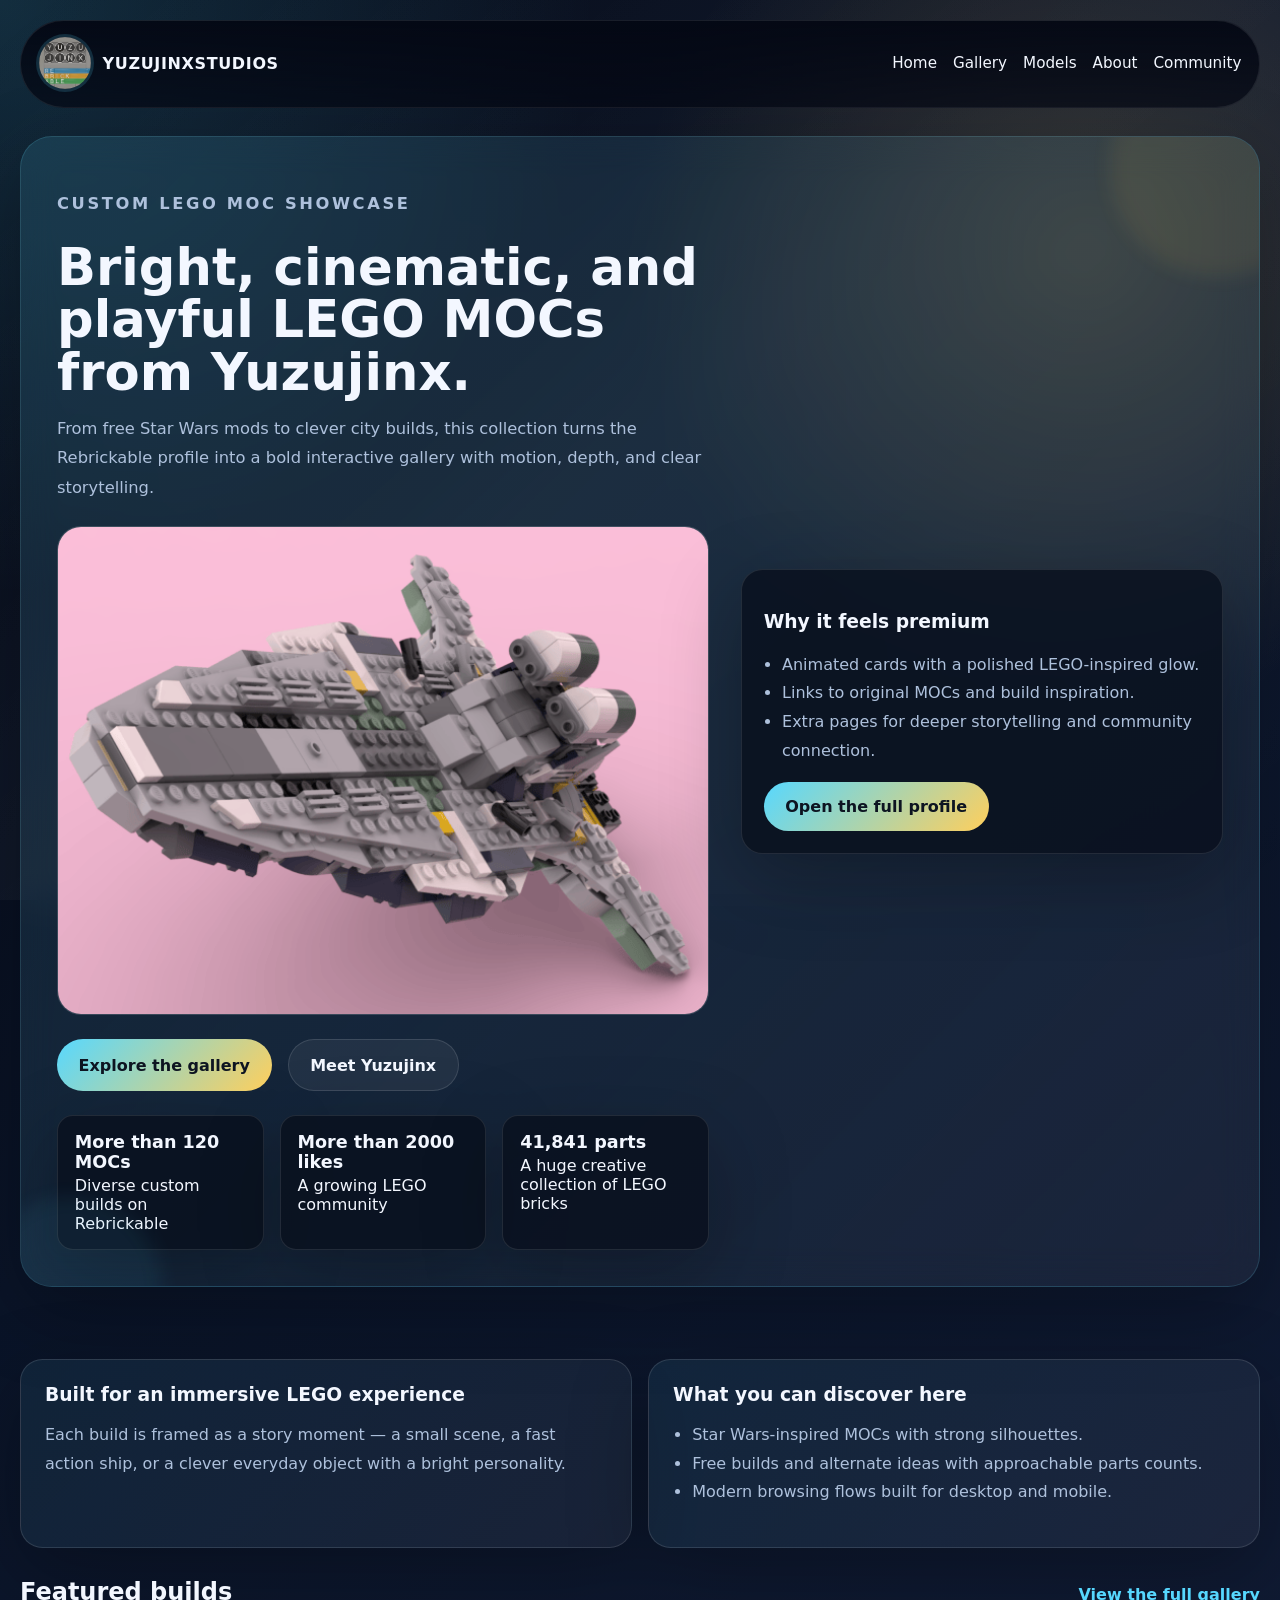
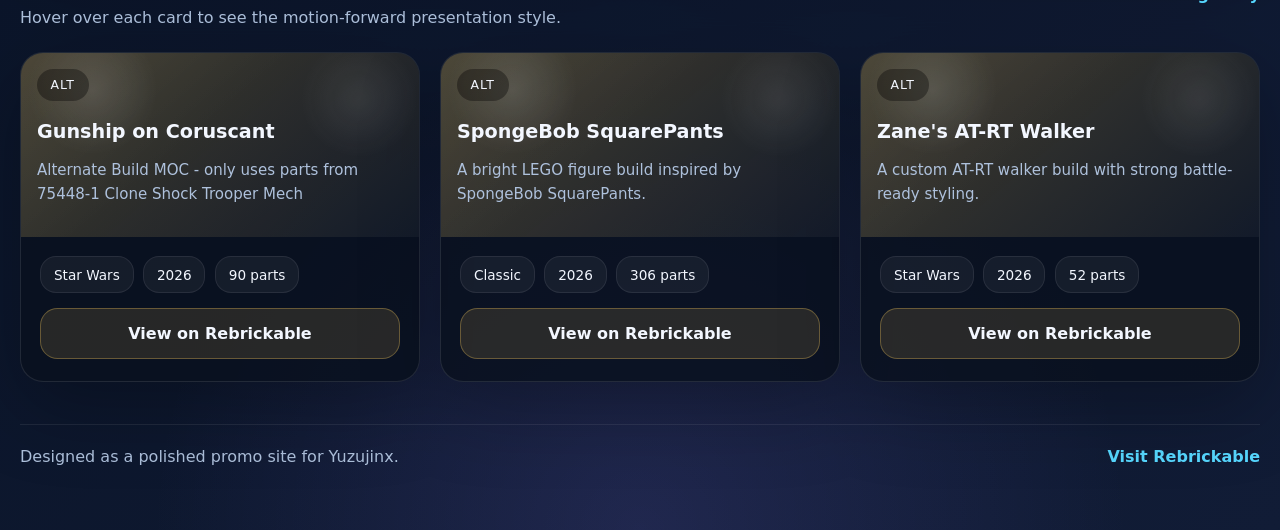
<file: index.html>
<!DOCTYPE html>
<html lang="en">
<head>
  <meta charset="UTF-8">
  <meta name="viewport" content="width=device-width, initial-scale=1.0">
  <title>Yuzujinx LEGO MOC Gallery</title>
  <meta name="description" content="A polished LEGO showcase for Yuzujinx custom MOCs with animated cards, themed sections, and direct Rebrickable links.">
  <link rel="icon" href="rendervsc/griev.png" type="image/png">
  <link rel="stylesheet" href="styles.css">
  <script defer src="script.js"></script>
  <meta name="google-site-verification" content="j_QF5rnoVV8vrIZiAHU12NcXD7gb4oACsAxIJ-usx7w" />
</head>
<body data-featured-limit="3">
  <div class="page-shell">
    <header class="site-header">
      <a class="brand" href="index.html">
        <img src="rendervsc/sitelogo.png" alt="YuzujinxStudios logo" width="52" height="52">
        <strong>YuzujinxStudios</strong>
      </a>
      <nav class="site-nav" aria-label="Primary navigation">
        <a class="nav-link" href="index.html">Home</a>
        <a class="nav-link" href="gallery.html">Gallery</a>
        <a class="nav-link" href="models.html">Models</a>
        <a class="nav-link" href="about.html">About</a>
        <a class="nav-link" href="community.html">Community</a>
      </nav>
    </header>

    <main class="page-main">
      <section class="hero reveal" id="top">
        <div class="hero-grid">
          <div class="hero-copy">
            <p class="eyebrow">Custom LEGO MOC Showcase</p>
            <h1>Bright, cinematic, and playful LEGO MOCs from Yuzujinx.</h1>
            <p>From free Star Wars mods to clever city builds, this collection turns the Rebrickable profile into a bold interactive gallery with motion, depth, and clear storytelling.</p>
            <div class="hero-media reveal">
              <img src="rendervsc/venator%20gif.gif" alt="Animated Venator model preview" class="hero-media-image">
            </div>
            <div class="hero-actions">
              <a class="btn btn-primary" href="gallery.html">Explore the gallery</a>
              <a class="btn btn-secondary" href="about.html">Meet Yuzujinx</a>
            </div>
            <div class="hero-meta">
              <div class="hero-pill">
                <strong>More than 120 MOCs</strong>
                Diverse custom builds on Rebrickable
              </div>
              <div class="hero-pill">
                <strong>More than 2000 likes</strong>
                A growing LEGO community
              </div>
              <div class="hero-pill">
                <strong>41,841 parts</strong>
                A huge creative collection of LEGO bricks
              </div>
            </div>
          </div>
          <div class="hero-card reveal">
            <h3>Why it feels premium</h3>
            <ul>
              <li>Animated cards with a polished LEGO-inspired glow.</li>
              <li>Links to original MOCs and build inspiration.</li>
              <li>Extra pages for deeper storytelling and community connection.</li>
            </ul>
            <a class="btn btn-primary" href="https://rebrickable.com/users/Yuzujinx/mocs/" target="_blank" rel="noopener noreferrer">Open the full profile</a>
          </div>
        </div>
      </section>

      <section class="split-grid reveal">
        <div class="section-panel">
          <h3>Built for an immersive LEGO experience</h3>
          <p>Each build is framed as a story moment — a small scene, a fast action ship, or a clever everyday object with a bright personality.</p>
        </div>
        <div class="section-panel">
          <h3>What you can discover here</h3>
          <ul>
            <li>Star Wars-inspired MOCs with strong silhouettes.</li>
            <li>Free builds and alternate ideas with approachable parts counts.</li>
            <li>Modern browsing flows built for desktop and mobile.</li>
          </ul>
        </div>
      </section>

      <section class="section reveal" id="featured">
        <div class="section-headline">
          <div>
            <h2>Featured builds</h2>
            <p>Hover over each card to see the motion-forward presentation style.</p>
          </div>
          <a class="text-link" href="gallery.html">View the full gallery</a>
        </div>
        <div class="card-grid"></div>
      </section>
    </main>

    <footer class="footer">
      <div>Designed as a polished promo site for Yuzujinx.</div>
      <div><a class="text-link" href="https://rebrickable.com/users/Yuzujinx/mocs/" target="_blank" rel="noopener noreferrer">Visit Rebrickable</a></div>
    </footer>
  </div>
</body>
</html>
</file>
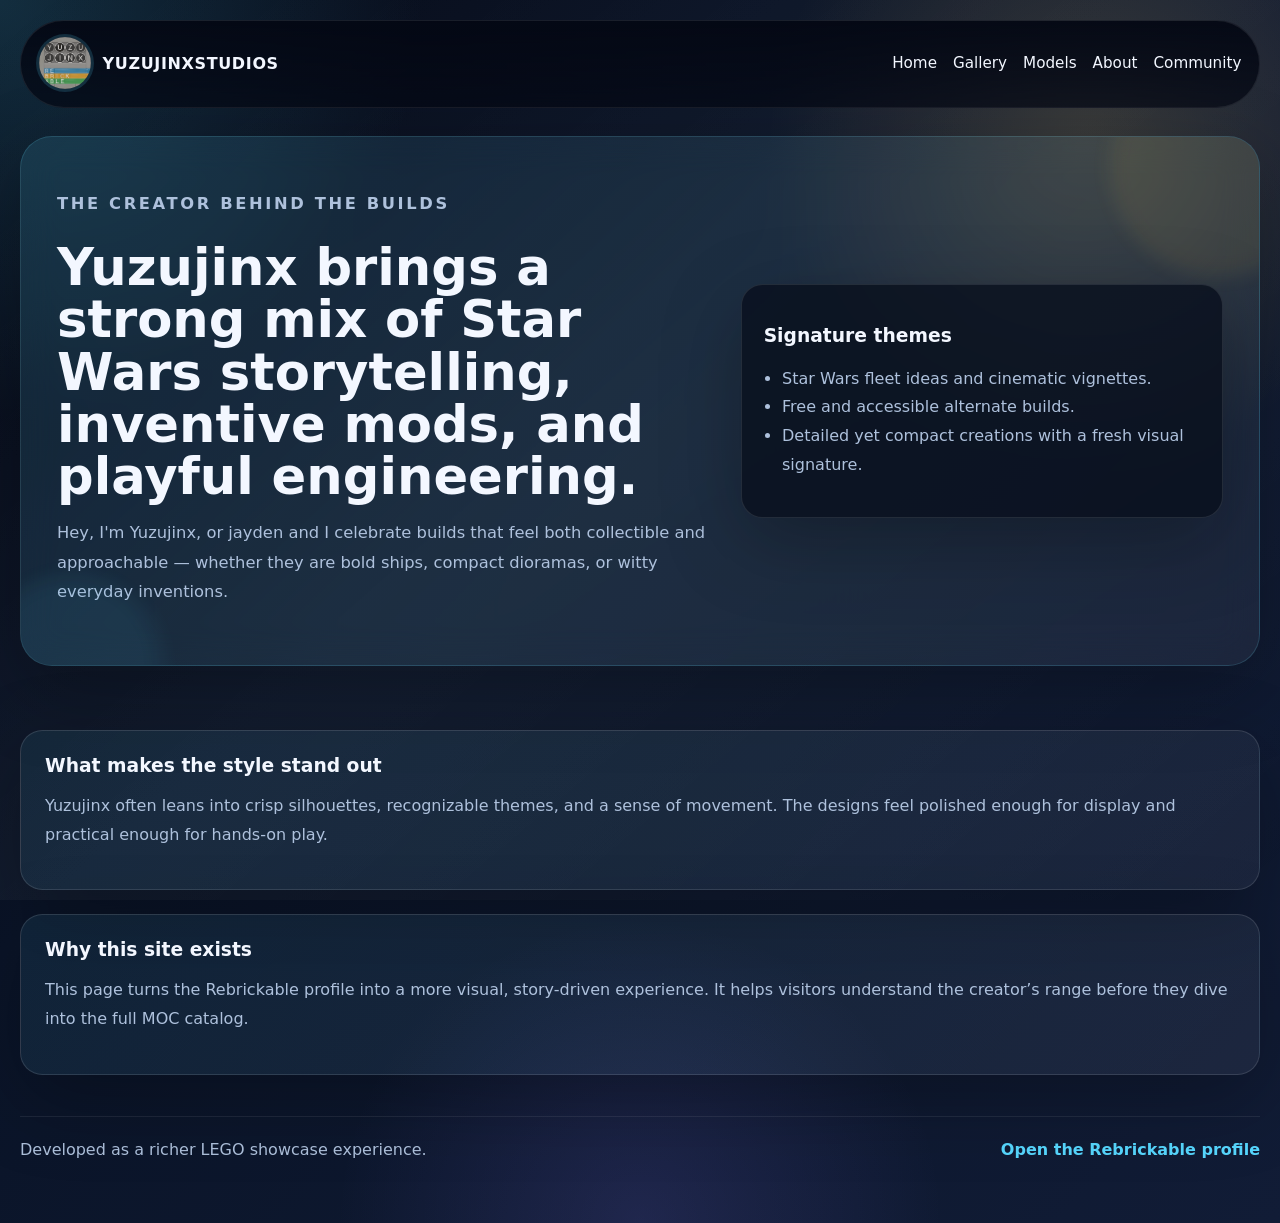
<file: about.html>
<!DOCTYPE html>
<html lang="en">
<head>
  <meta charset="UTF-8">
  <meta name="viewport" content="width=device-width, initial-scale=1.0">
  <title>About Yuzujinx</title>
  <meta name="description" content="Learn more about Yuzujinx and the creative spirit behind the custom LEGO MOCs.">
  <link rel="icon" href="rendervsc/griev.png" type="image/png">
  <link rel="stylesheet" href="styles.css">
  <script defer src="script.js"></script>
</head>
<body>
  <div class="page-shell">
    <header class="site-header">
      <a class="brand" href="index.html">
        <img src="rendervsc/sitelogo.png" alt="YuzujinxStudios logo" width="52" height="52">
        <strong>YuzujinxStudios</strong>
      </a>
      <nav class="site-nav" aria-label="Primary navigation">
        <a class="nav-link" href="index.html">Home</a>
        <a class="nav-link" href="gallery.html">Gallery</a>
        <a class="nav-link" href="models.html">Models</a>
        <a class="nav-link" href="about.html">About</a>
        <a class="nav-link" href="community.html">Community</a>
      </nav>
    </header>

    <main class="page-main">
      <div class="about-grid reveal">
        <section class="hero reveal">
          <div class="hero-grid">
            <div class="hero-copy">
              <p class="eyebrow">The creator behind the builds</p>
              <h1>Yuzujinx brings a strong mix of Star Wars storytelling, inventive mods, and playful engineering.</h1>
              <p>Hey, I'm Yuzujinx, or jayden and I celebrate builds that feel both collectible and approachable — whether they are bold ships, compact dioramas, or witty everyday inventions.</p>
            </div>
            <div class="hero-card reveal">
              <h3>Signature themes</h3>
              <ul>
                <li>Star Wars fleet ideas and cinematic vignettes.</li>
                <li>Free and accessible alternate builds.</li>
                <li>Detailed yet compact creations with a fresh visual signature.</li>
              </ul>
            </div>
          </div>
        </section>

        <div class="section-panel reveal">
          <h3>What makes the style stand out</h3>
          <p>Yuzujinx often leans into crisp silhouettes, recognizable themes, and a sense of movement. The designs feel polished enough for display and practical enough for hands-on play.</p>
        </div>

        <div class="section-panel reveal">
          <h3>Why this site exists</h3>
          <p>This page turns the Rebrickable profile into a more visual, story-driven experience. It helps visitors understand the creator’s range before they dive into the full MOC catalog.</p>
        </div>
      </div>
    </main>

    <footer class="footer">
      <div>Developed as a richer LEGO showcase experience.</div>
      <div><a class="text-link" href="https://rebrickable.com/users/Yuzujinx/mocs/" target="_blank" rel="noopener noreferrer">Open the Rebrickable profile</a></div>
    </footer>
  </div>
</body>
</html>
</file>
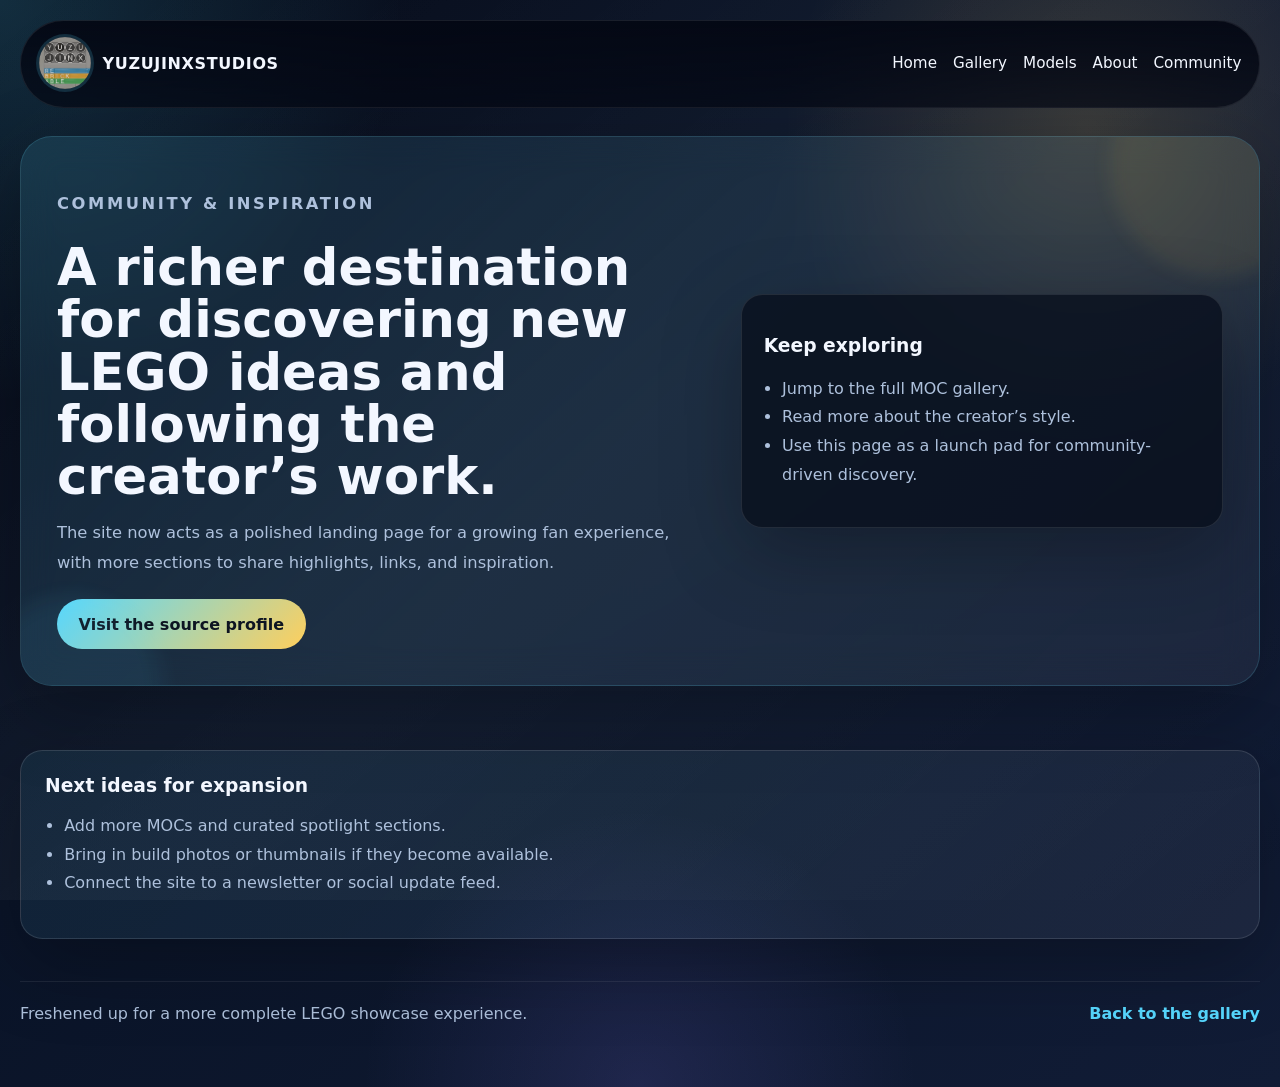
<file: community.html>
<!DOCTYPE html>
<html lang="en">
<head>
  <meta charset="UTF-8">
  <meta name="viewport" content="width=device-width, initial-scale=1.0">
  <title>Yuzujinx Community</title>
  <meta name="description" content="Explore more links and ways to keep up with Yuzujinx’s LEGO MOC community.">
  <link rel="icon" href="rendervsc/griev.png" type="image/png">
  <link rel="stylesheet" href="styles.css">
  <script defer src="script.js"></script>
</head>
<body>
  <div class="page-shell">
    <header class="site-header">
      <a class="brand" href="index.html">
        <img src="rendervsc/sitelogo.png" alt="YuzujinxStudios logo" width="52" height="52">
        <strong>YuzujinxStudios</strong>
      </a>
      <nav class="site-nav" aria-label="Primary navigation">
        <a class="nav-link" href="index.html">Home</a>
        <a class="nav-link" href="gallery.html">Gallery</a>
        <a class="nav-link" href="models.html">Models</a>
        <a class="nav-link" href="about.html">About</a>
        <a class="nav-link" href="community.html">Community</a>
      </nav>
    </header>

    <main class="page-main">
      <div class="community-grid reveal">
        <section class="hero reveal">
          <div class="hero-grid">
            <div class="hero-copy">
              <p class="eyebrow">Community & inspiration</p>
              <h1>A richer destination for discovering new LEGO ideas and following the creator’s work.</h1>
              <p>The site now acts as a polished landing page for a growing fan experience, with more sections to share highlights, links, and inspiration.</p>
              <div class="hero-actions">
                <a class="btn btn-primary" href="https://rebrickable.com/users/Yuzujinx/mocs/" target="_blank" rel="noopener noreferrer">Visit the source profile</a>
              </div>
            </div>
            <div class="hero-card reveal">
              <h3>Keep exploring</h3>
              <ul>
                <li>Jump to the full MOC gallery.</li>
                <li>Read more about the creator’s style.</li>
                <li>Use this page as a launch pad for community-driven discovery.</li>
              </ul>
            </div>
          </div>
        </section>

        <section class="section-panel reveal">
          <h3>Next ideas for expansion</h3>
          <ul>
            <li>Add more MOCs and curated spotlight sections.</li>
            <li>Bring in build photos or thumbnails if they become available.</li>
            <li>Connect the site to a newsletter or social update feed.</li>
          </ul>
        </section>
      </div>
    </main>

    <footer class="footer">
      <div>Freshened up for a more complete LEGO showcase experience.</div>
      <div><a class="text-link" href="gallery.html">Back to the gallery</a></div>
    </footer>
  </div>
</body>
</html>
</file>
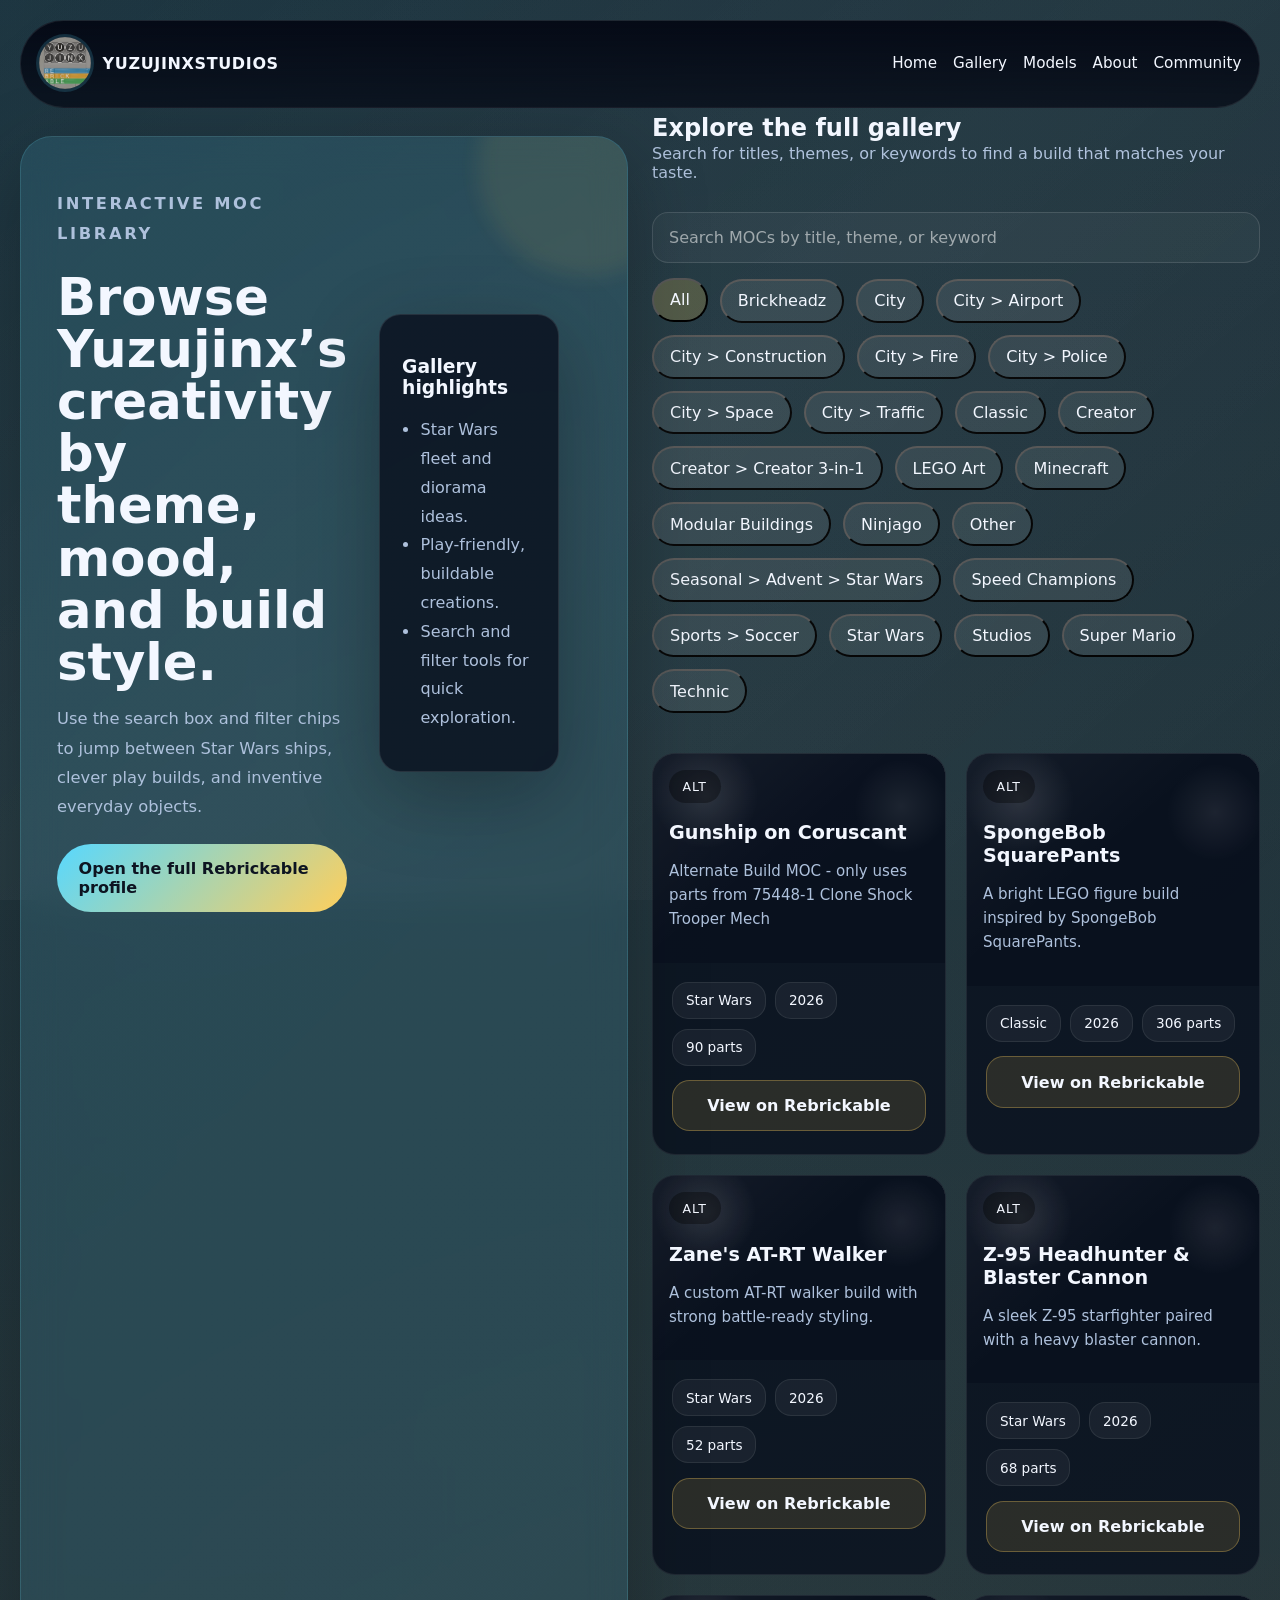
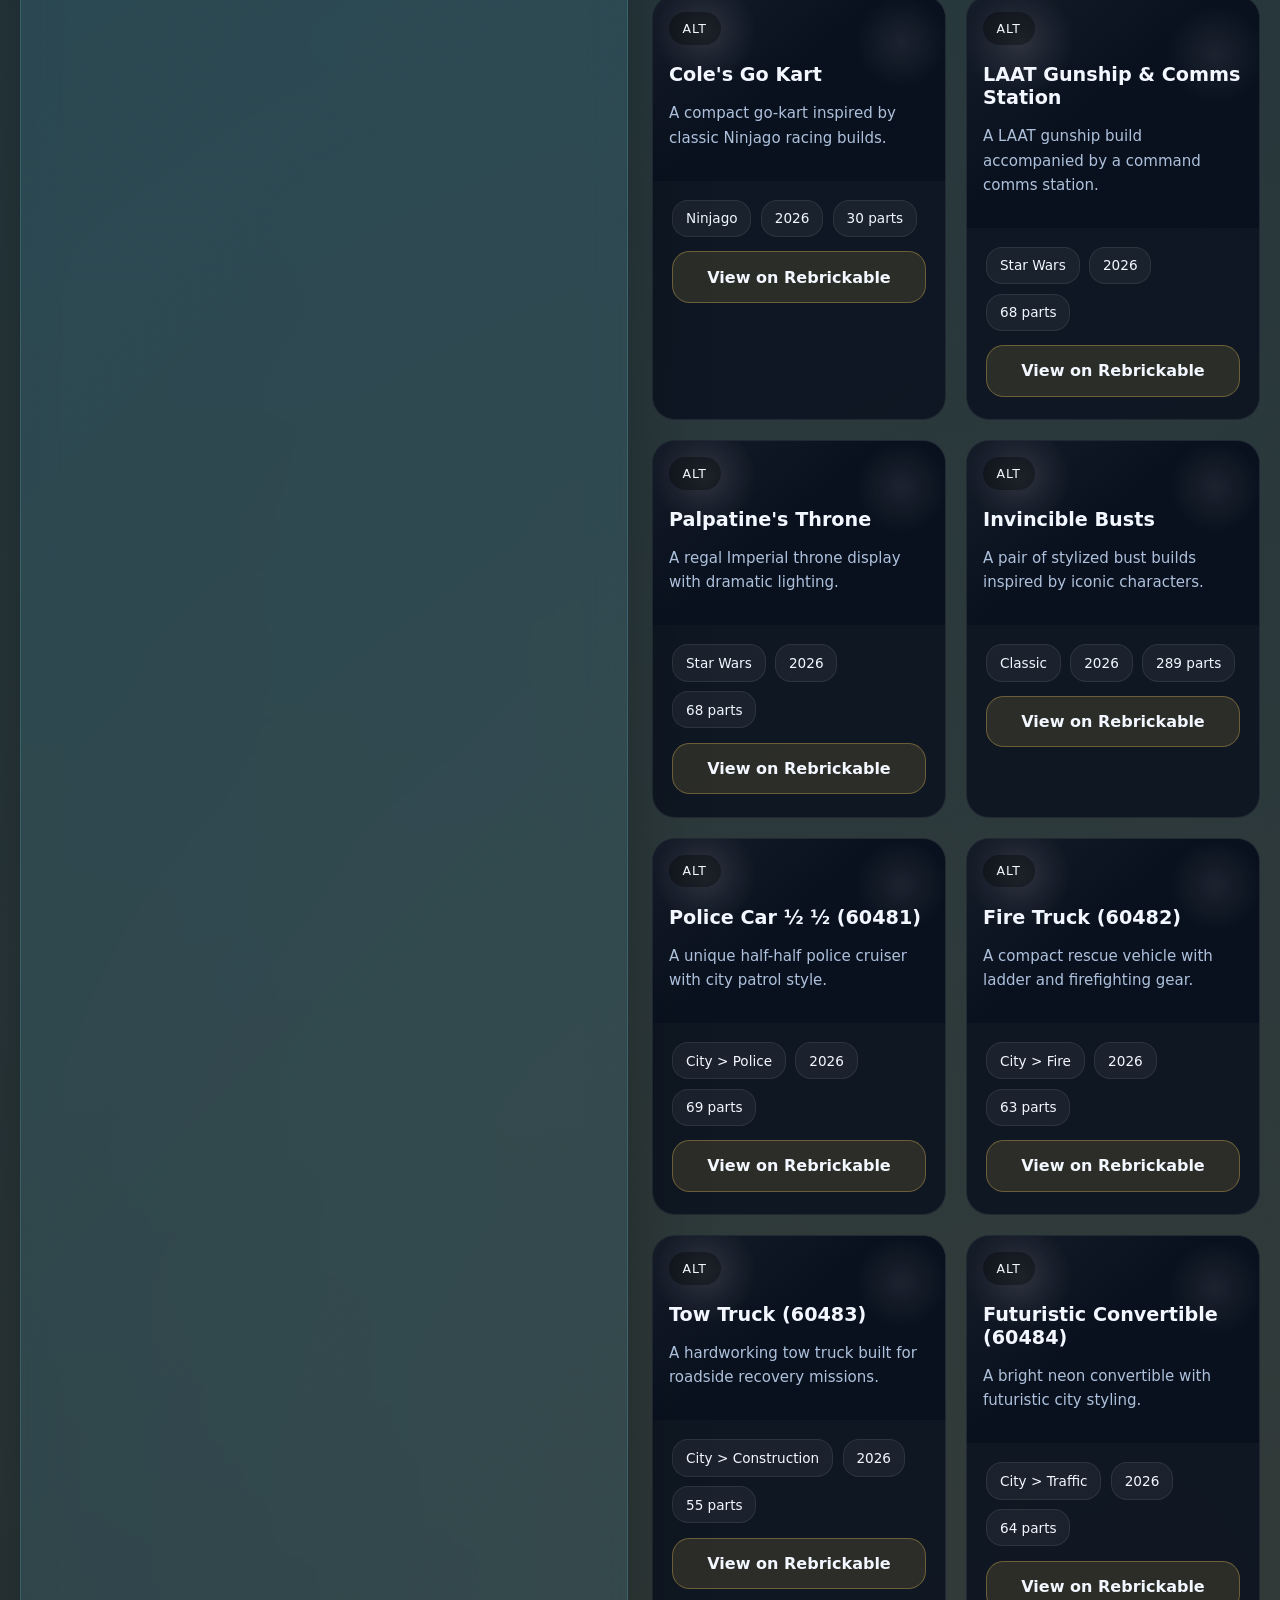
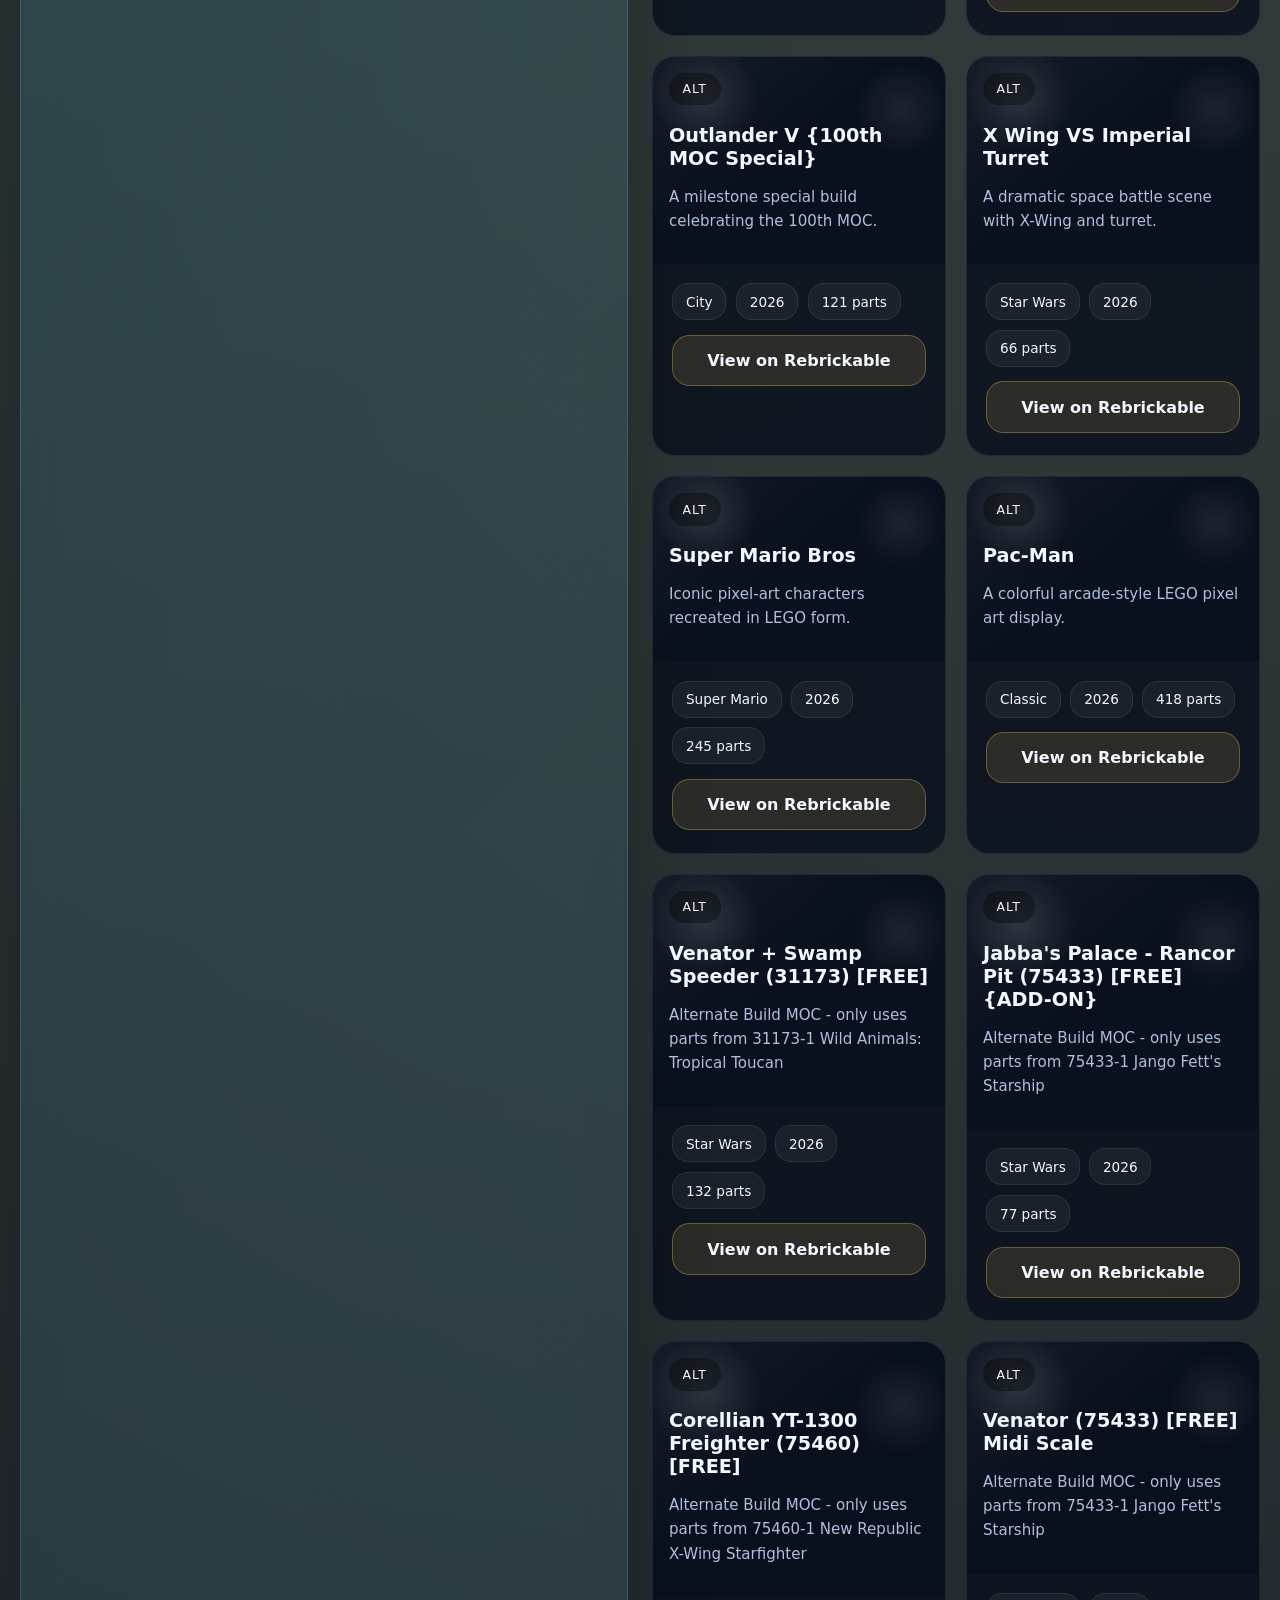
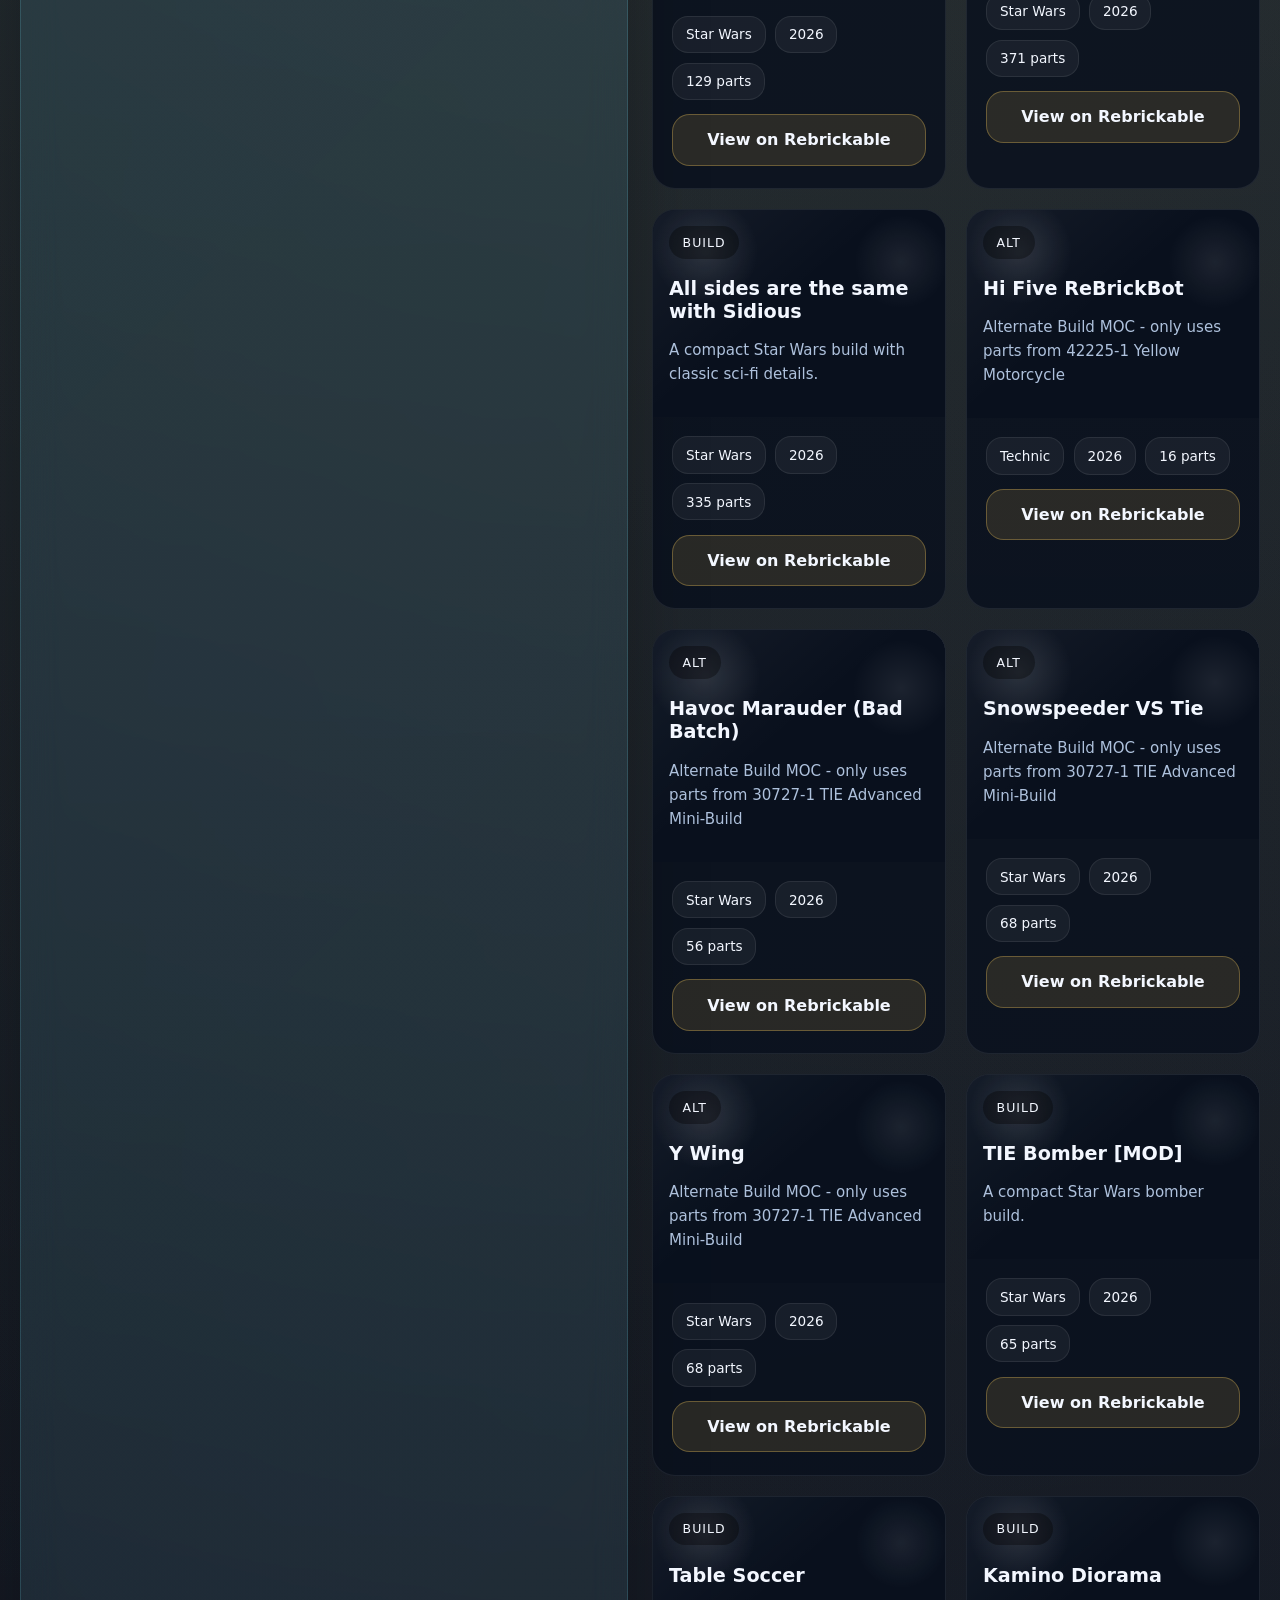
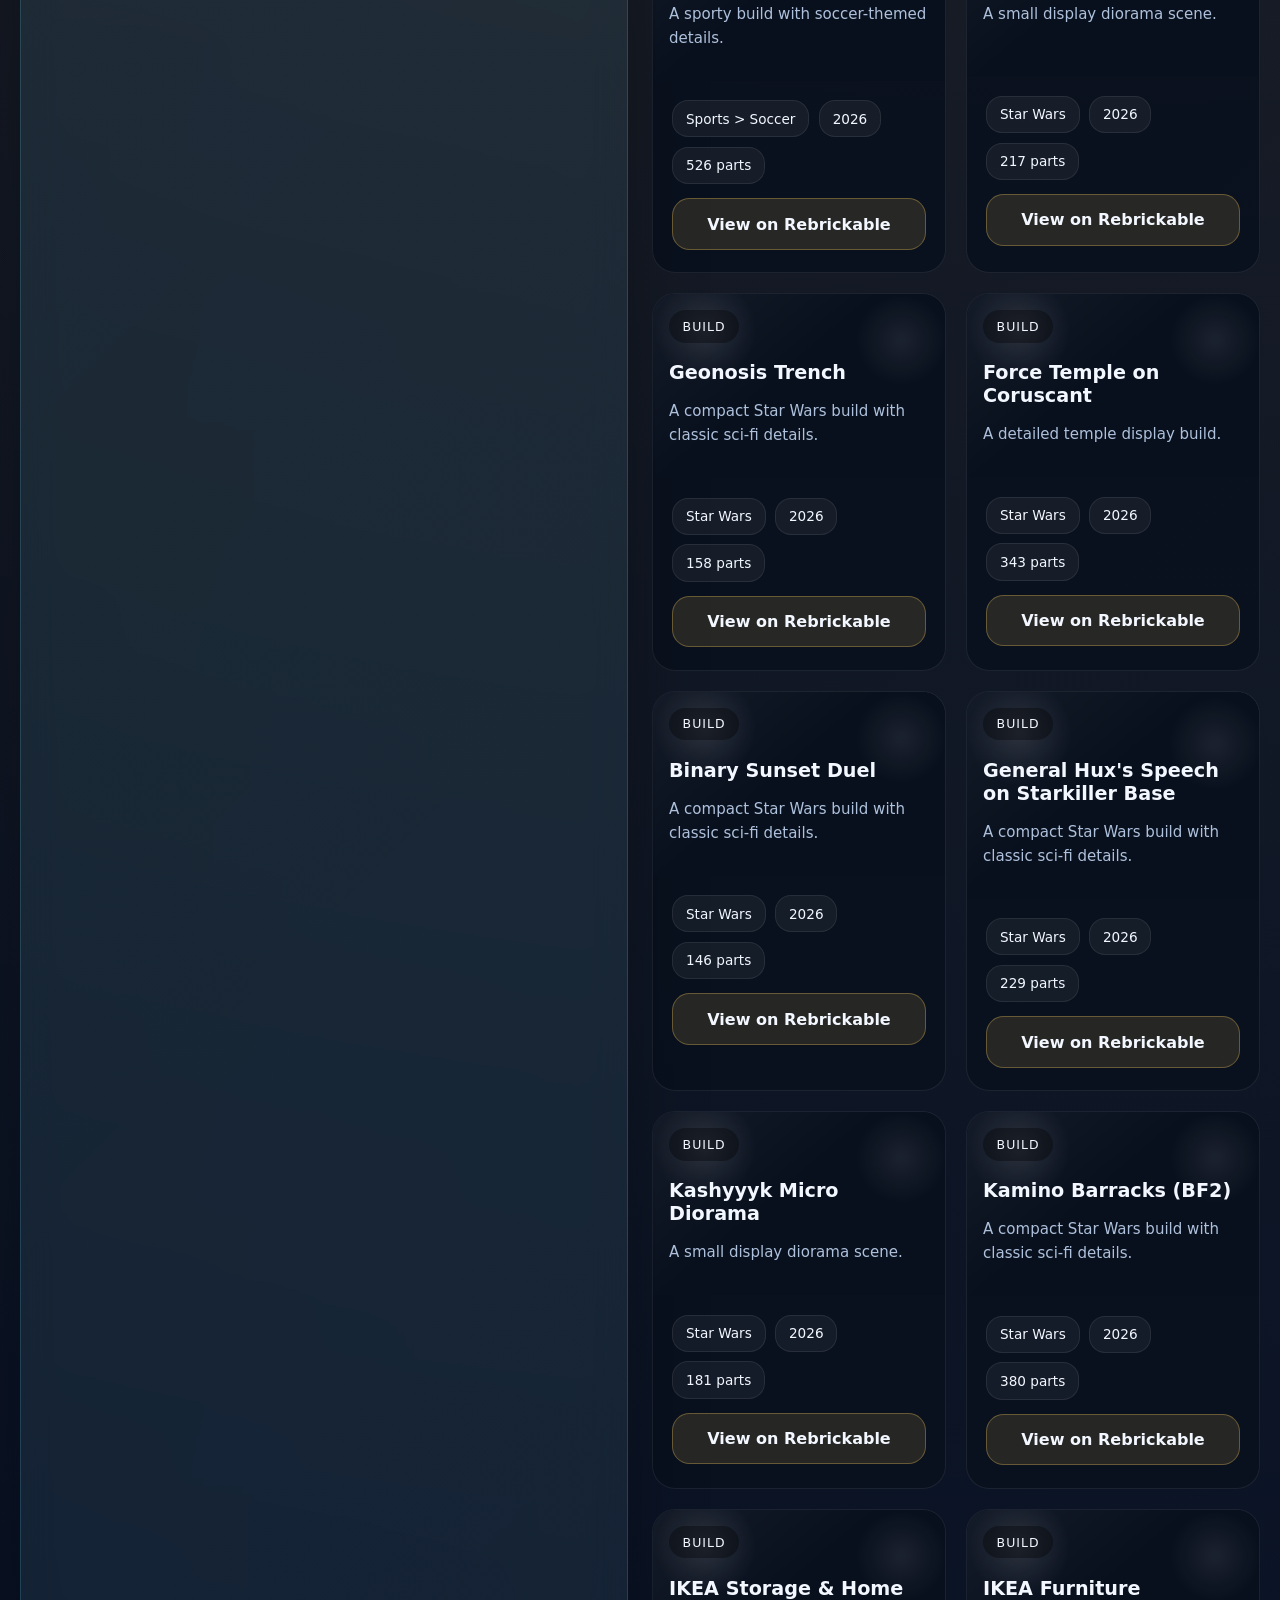
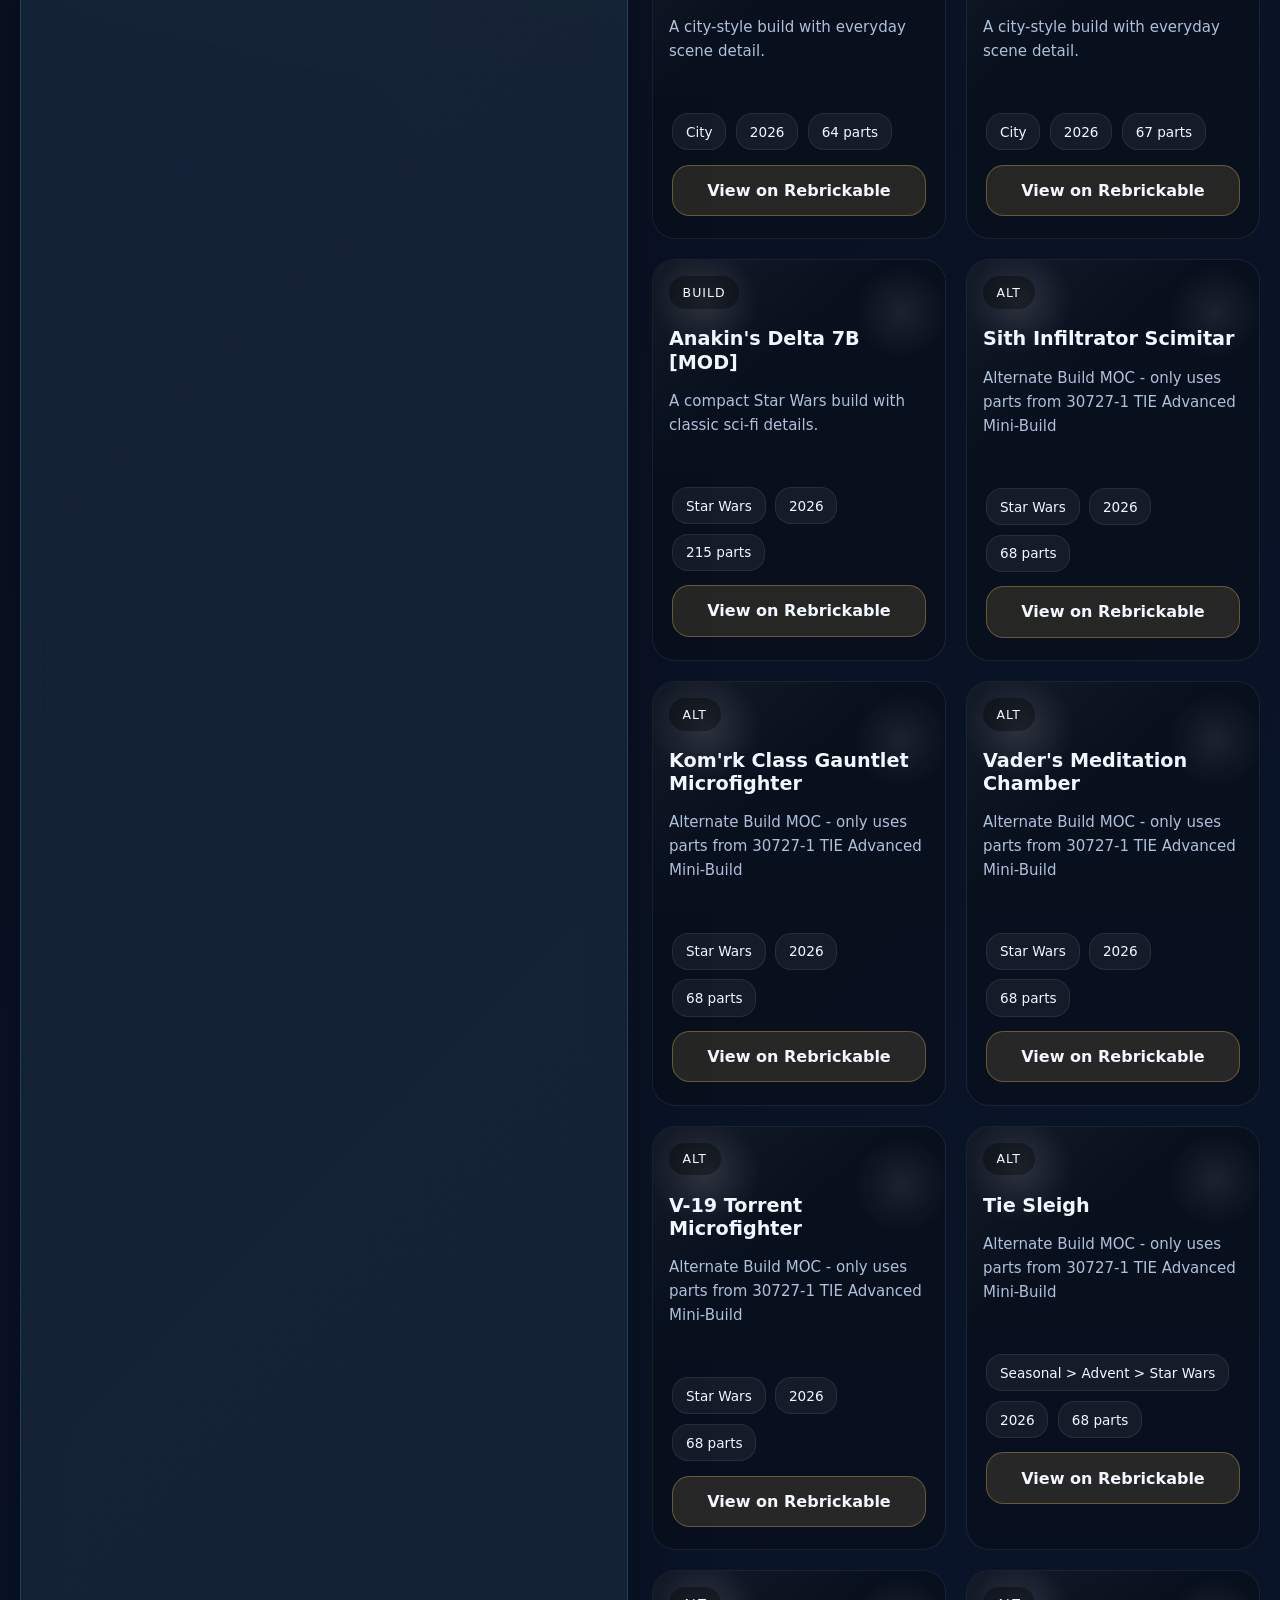
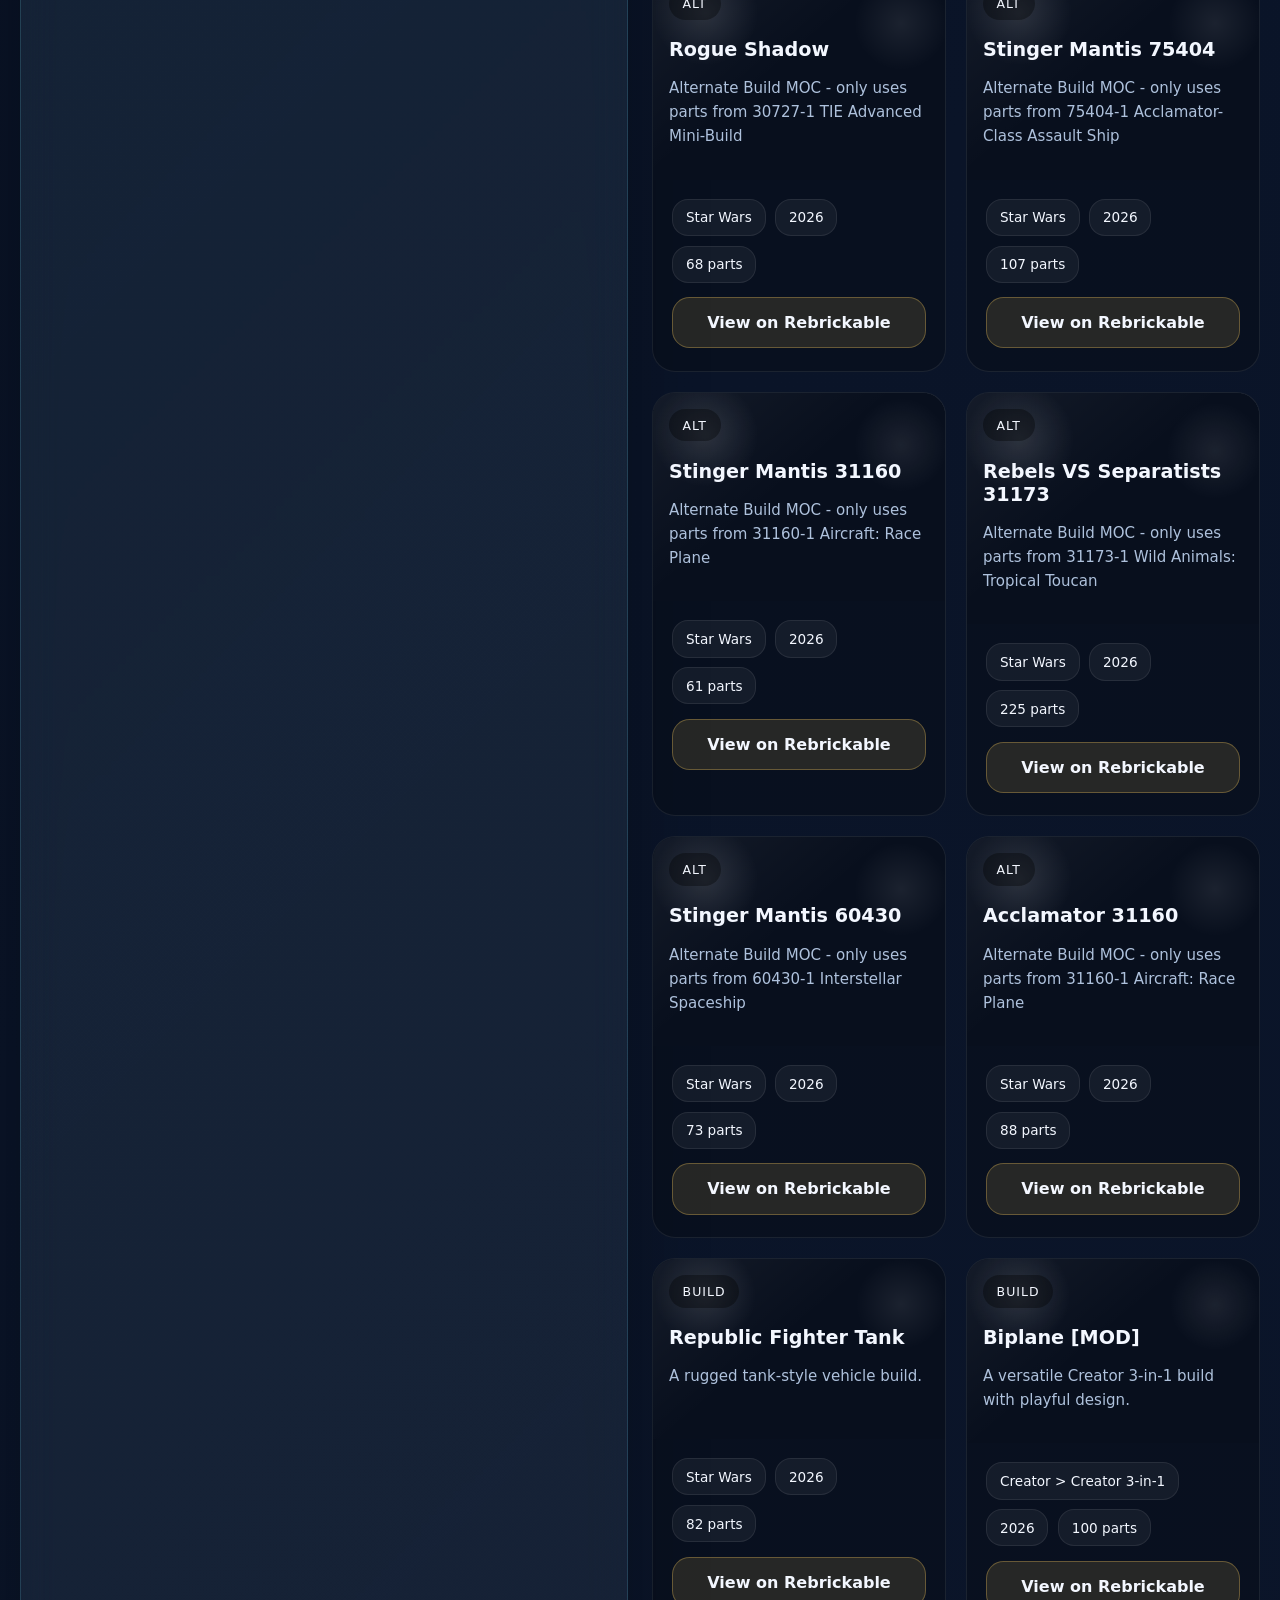
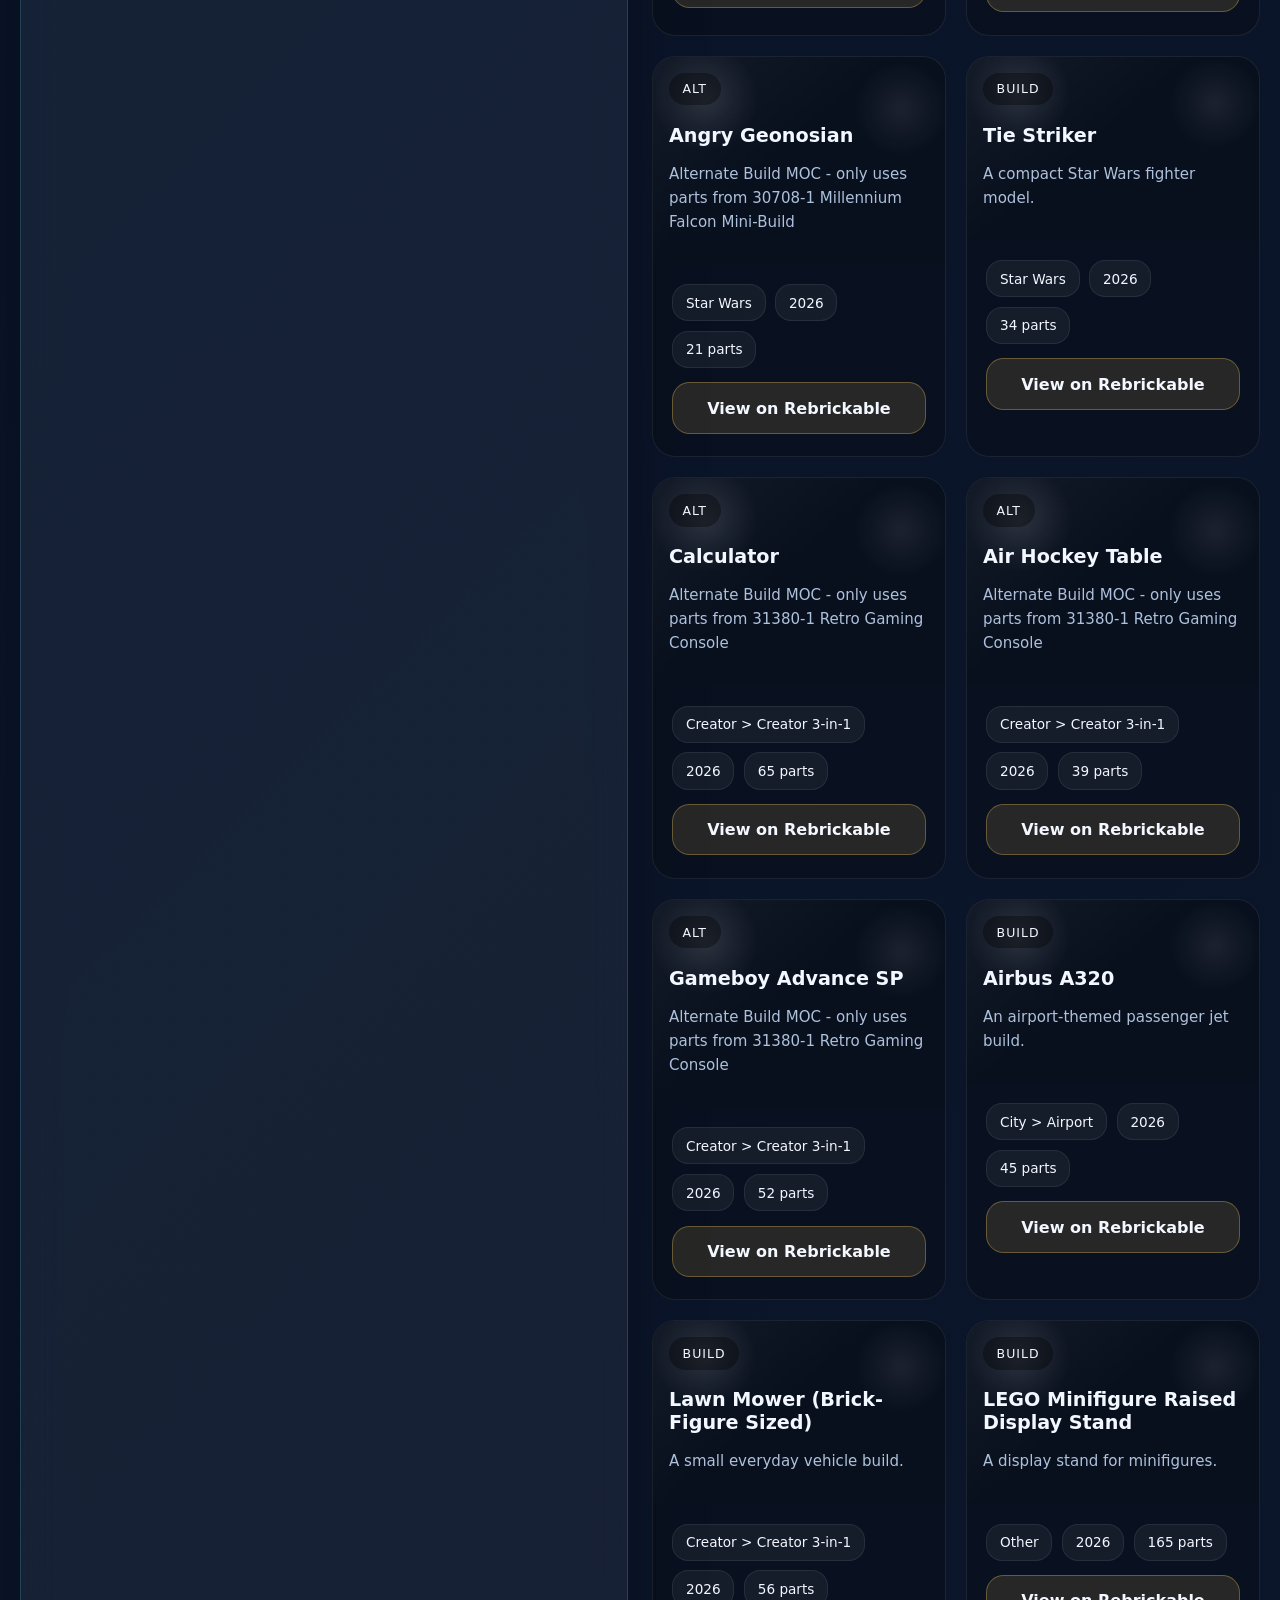
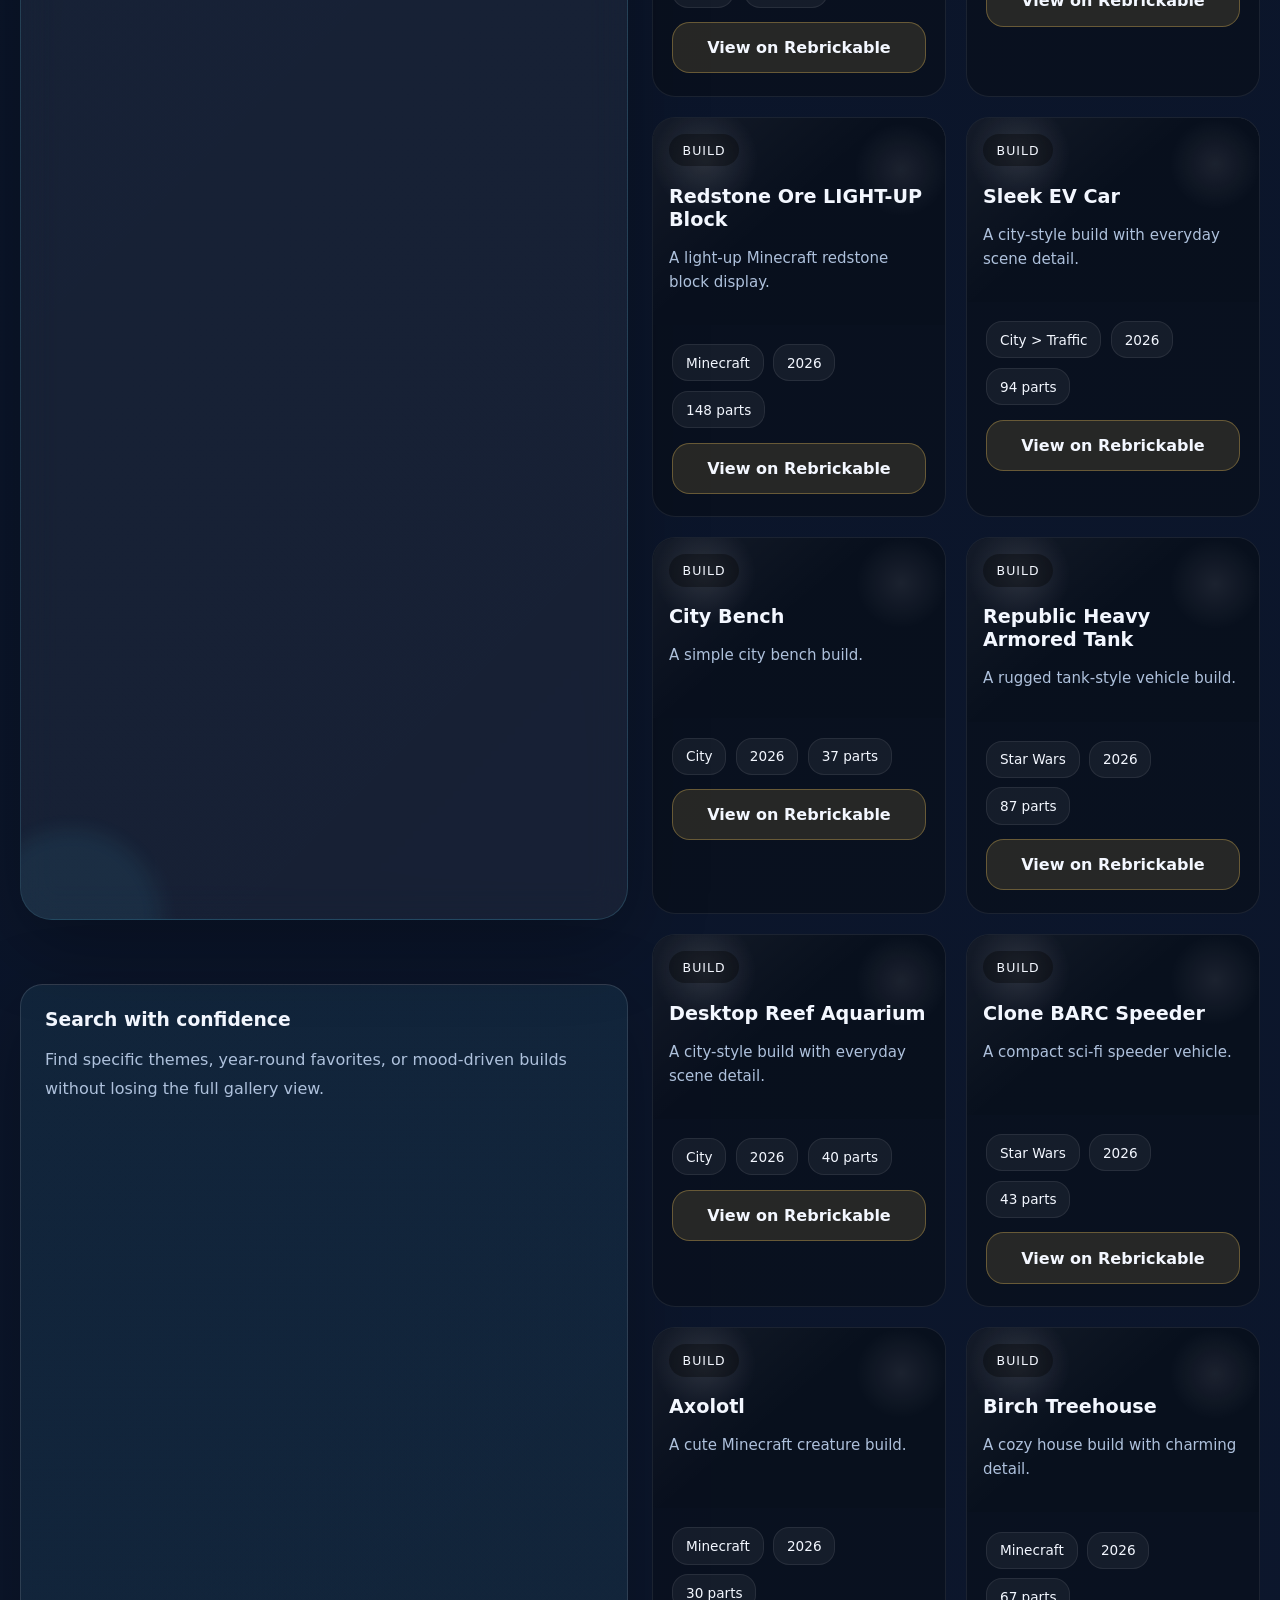
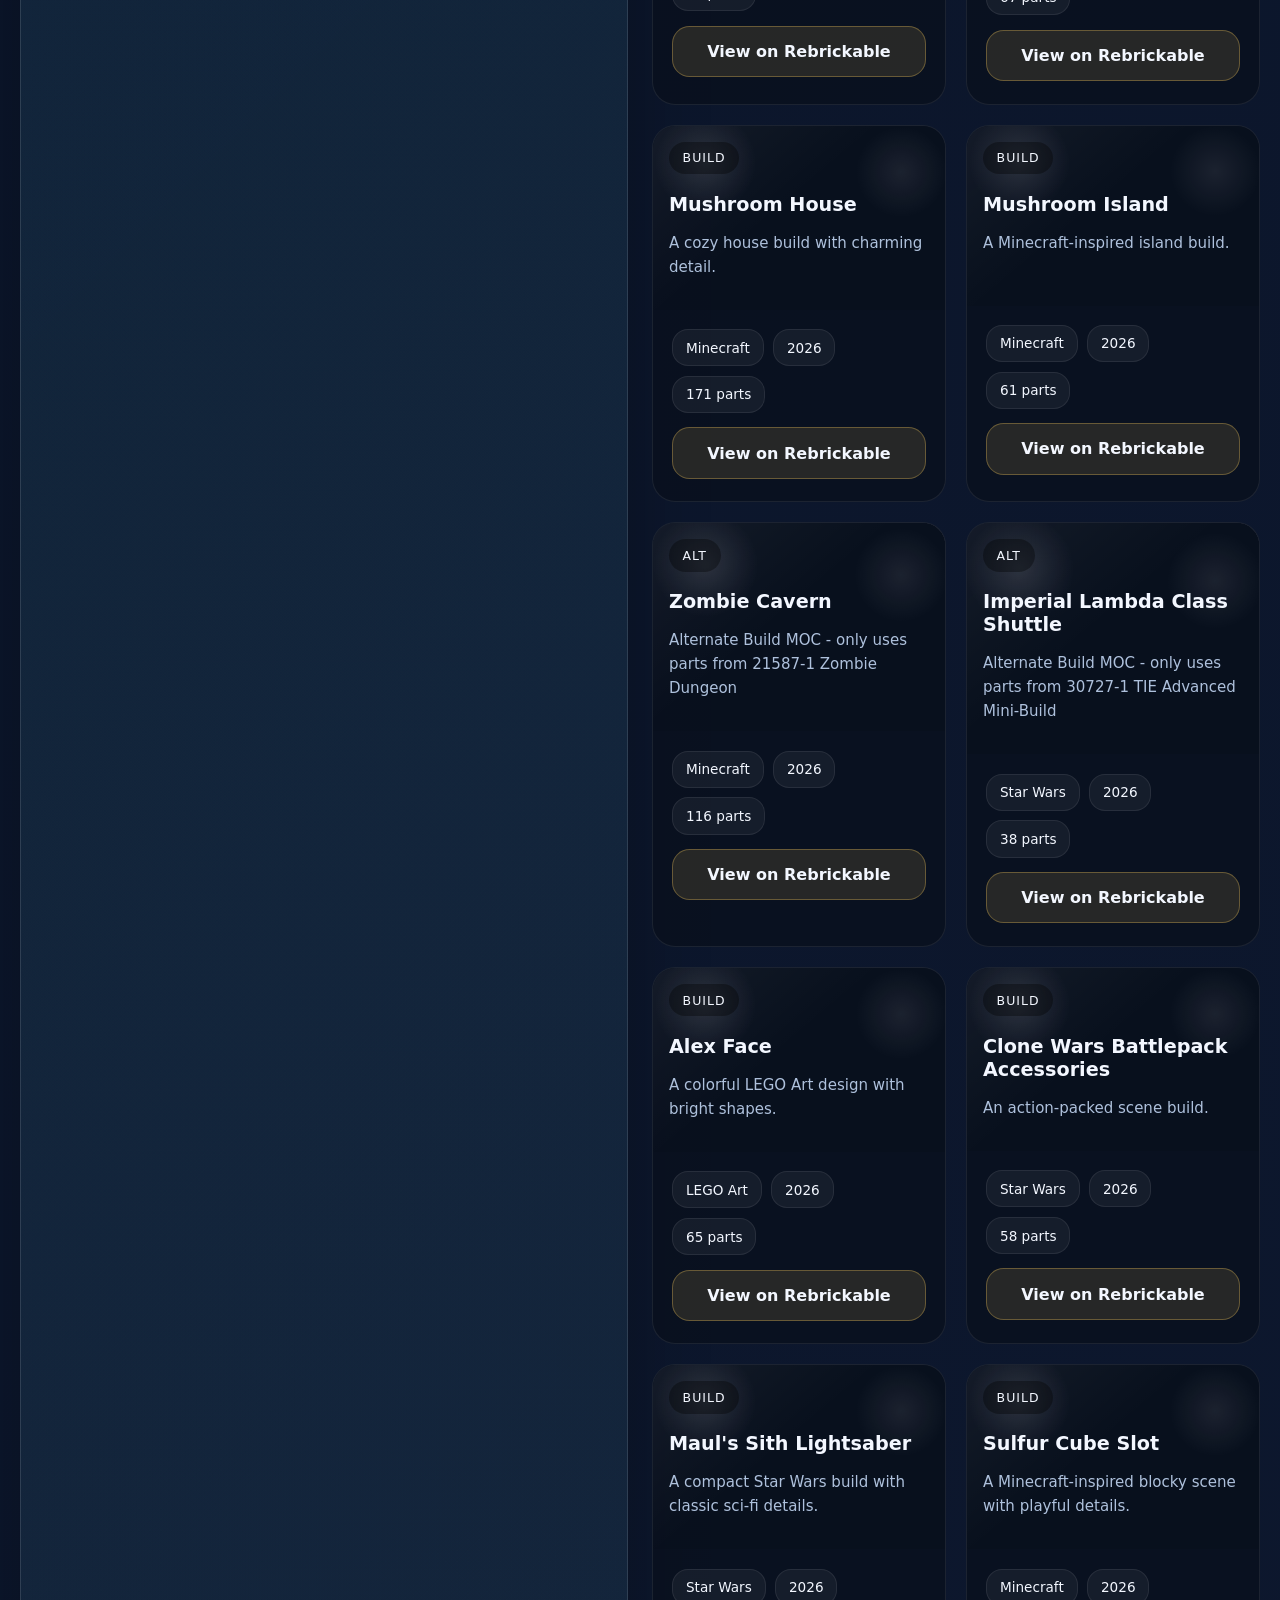
<file: gallery.html>
<!DOCTYPE html>
<html lang="en" class="no-js">
<head>
  <meta charset="UTF-8">
  <meta name="viewport" content="width=device-width, initial-scale=1.0">
  <title>Yuzujinx Gallery</title>
  <meta name="description" content="Browse a curated LEGO MOC gallery from Yuzujinx with filterable themes and direct Rebrickable links.">
  <script>document.documentElement.className = document.documentElement.className.replace(/\bno-js\b/, 'js');</script>
  <link rel="icon" href="rendervsc/griev.png" type="image/png">
  <link rel="stylesheet" href="styles.css">
  <script defer src="script.js"></script>
</head>
<body class="gallery-page">
  <div class="page-shell">
    <header class="site-header">
      <a class="brand" href="index.html">
        <img src="rendervsc/sitelogo.png" alt="YuzujinxStudios logo" width="52" height="52">
        <strong>YuzujinxStudios</strong>
      </a>
      <nav class="site-nav" aria-label="Primary navigation">
        <a class="nav-link" href="index.html">Home</a>
        <a class="nav-link" href="gallery.html">Gallery</a>
        <a class="nav-link" href="models.html">Models</a>
        <a class="nav-link" href="about.html">About</a>
        <a class="nav-link" href="community.html">Community</a>
      </nav>
    </header>

    <main class="page-main">
      <div class="gallery-layout">
        <section class="hero-panel">
          <section class="hero">
            <div class="hero-grid">
              <div class="hero-copy">
                <p class="eyebrow">Interactive MOC library</p>
                <h1>Browse Yuzujinx’s creativity by theme, mood, and build style.</h1>
                <p>Use the search box and filter chips to jump between Star Wars ships, clever play builds, and inventive everyday objects.</p>
                <div class="hero-actions">
                  <a class="btn btn-primary" href="https://rebrickable.com/users/Yuzujinx/mocs/" target="_blank" rel="noopener noreferrer">Open the full Rebrickable profile</a>
                </div>
              </div>
              <div class="hero-card">
                <h3>Gallery highlights</h3>
                <ul>
                  <li>Star Wars fleet and diorama ideas.</li>
                  <li>Play-friendly, buildable creations.</li>
                  <li>Search and filter tools for quick exploration.</li>
                </ul>
              </div>
            </div>
          </section>

          <div class="section-panel">
            <h3>Search with confidence</h3>
            <p>Find specific themes, year-round favorites, or mood-driven builds without losing the full gallery view.</p>
          </div>
        </section>

        <section class="results-panel">
          <div class="section-headline">
            <div>
              <h2>Explore the full gallery</h2>
              <p>Search for titles, themes, or keywords to find a build that matches your taste.</p>
            </div>
          </div>

          <div class="filter-bar">
            <input id="search" class="search-field" type="search" placeholder="Search MOCs by title, theme, or keyword" aria-label="Search MOCs">
            <div class="tag-list" aria-label="Filter MOCs by theme"></div>
          </div>

          <div class="card-grid"></div>
        </section>
      </div>
    </main>

    <footer class="footer">
      <div>Built to make Yuzujinx’s LEGO creations feel easy to discover.</div>
      <div><a class="text-link" href="https://rebrickable.com/users/Yuzujinx/mocs/" target="_blank" rel="noopener noreferrer">See all MOCs</a></div>
    </footer>
  </div>
</body>
</html>
</file>
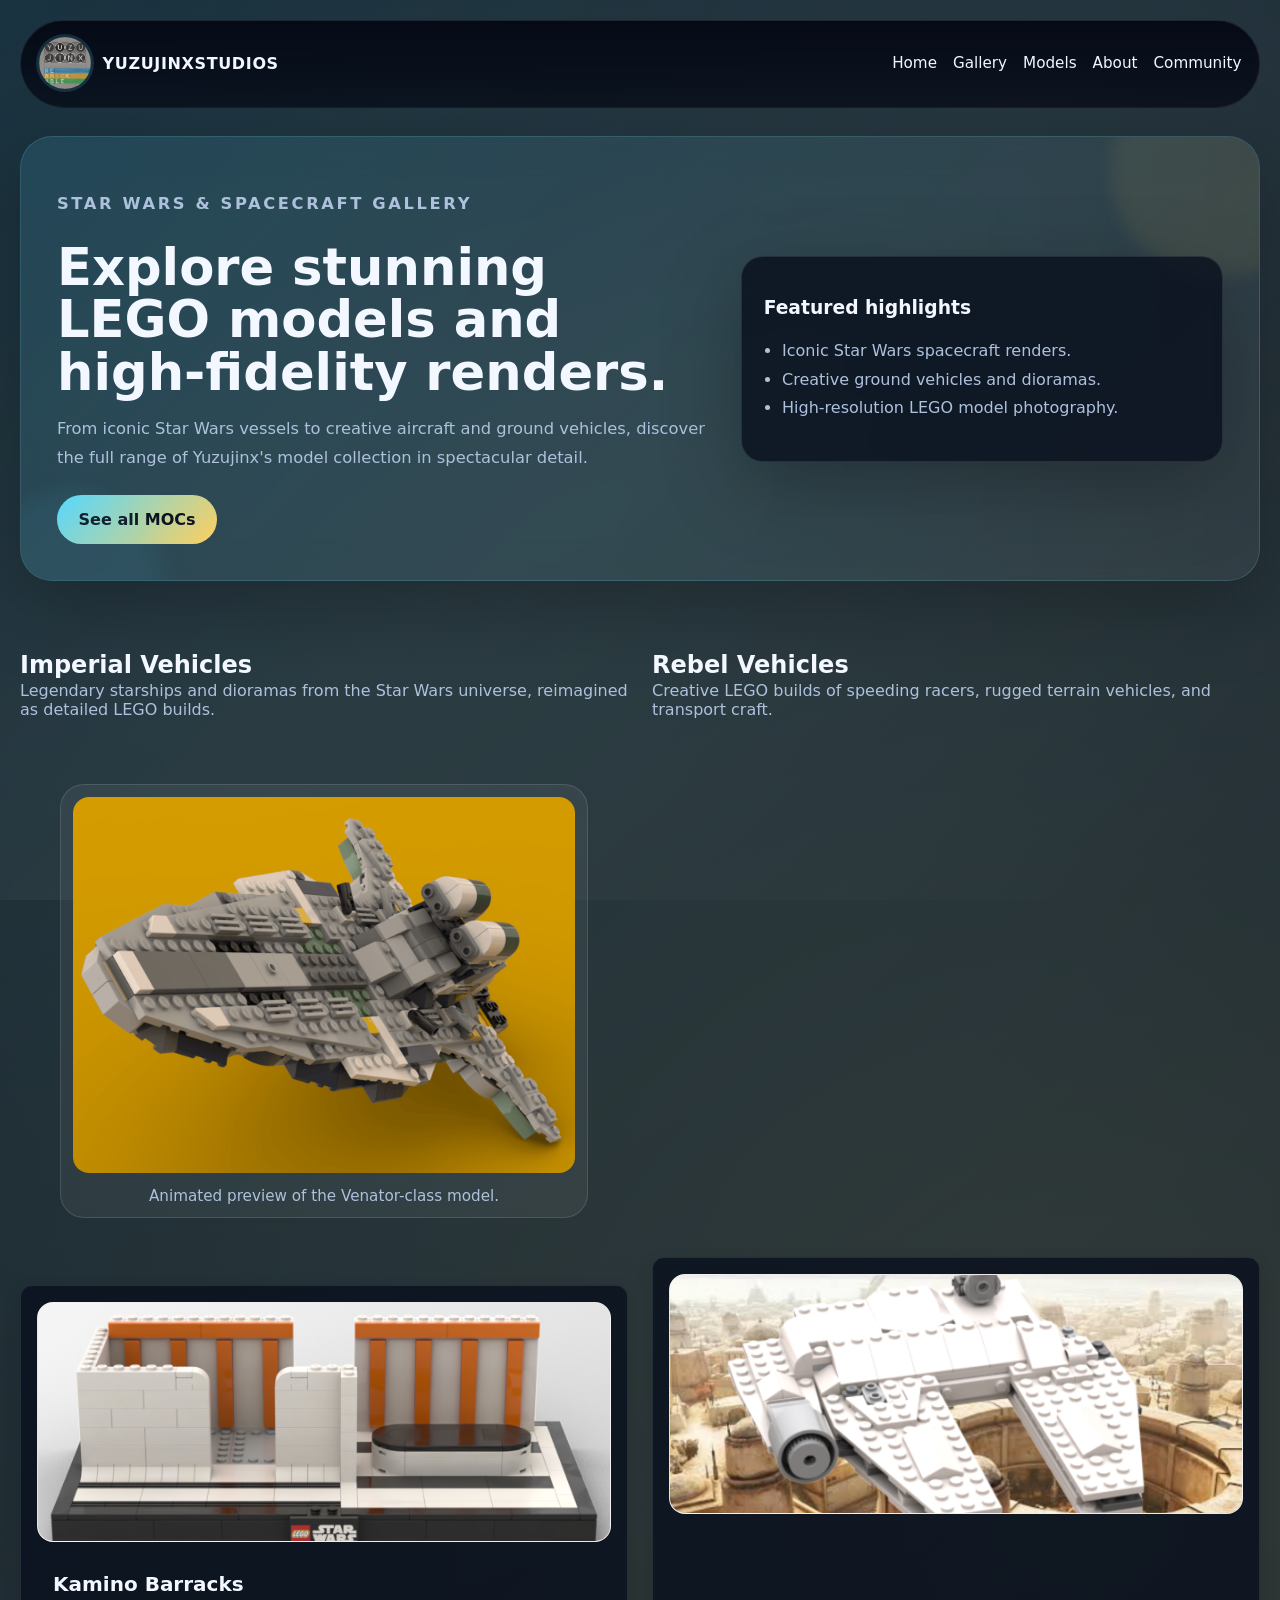
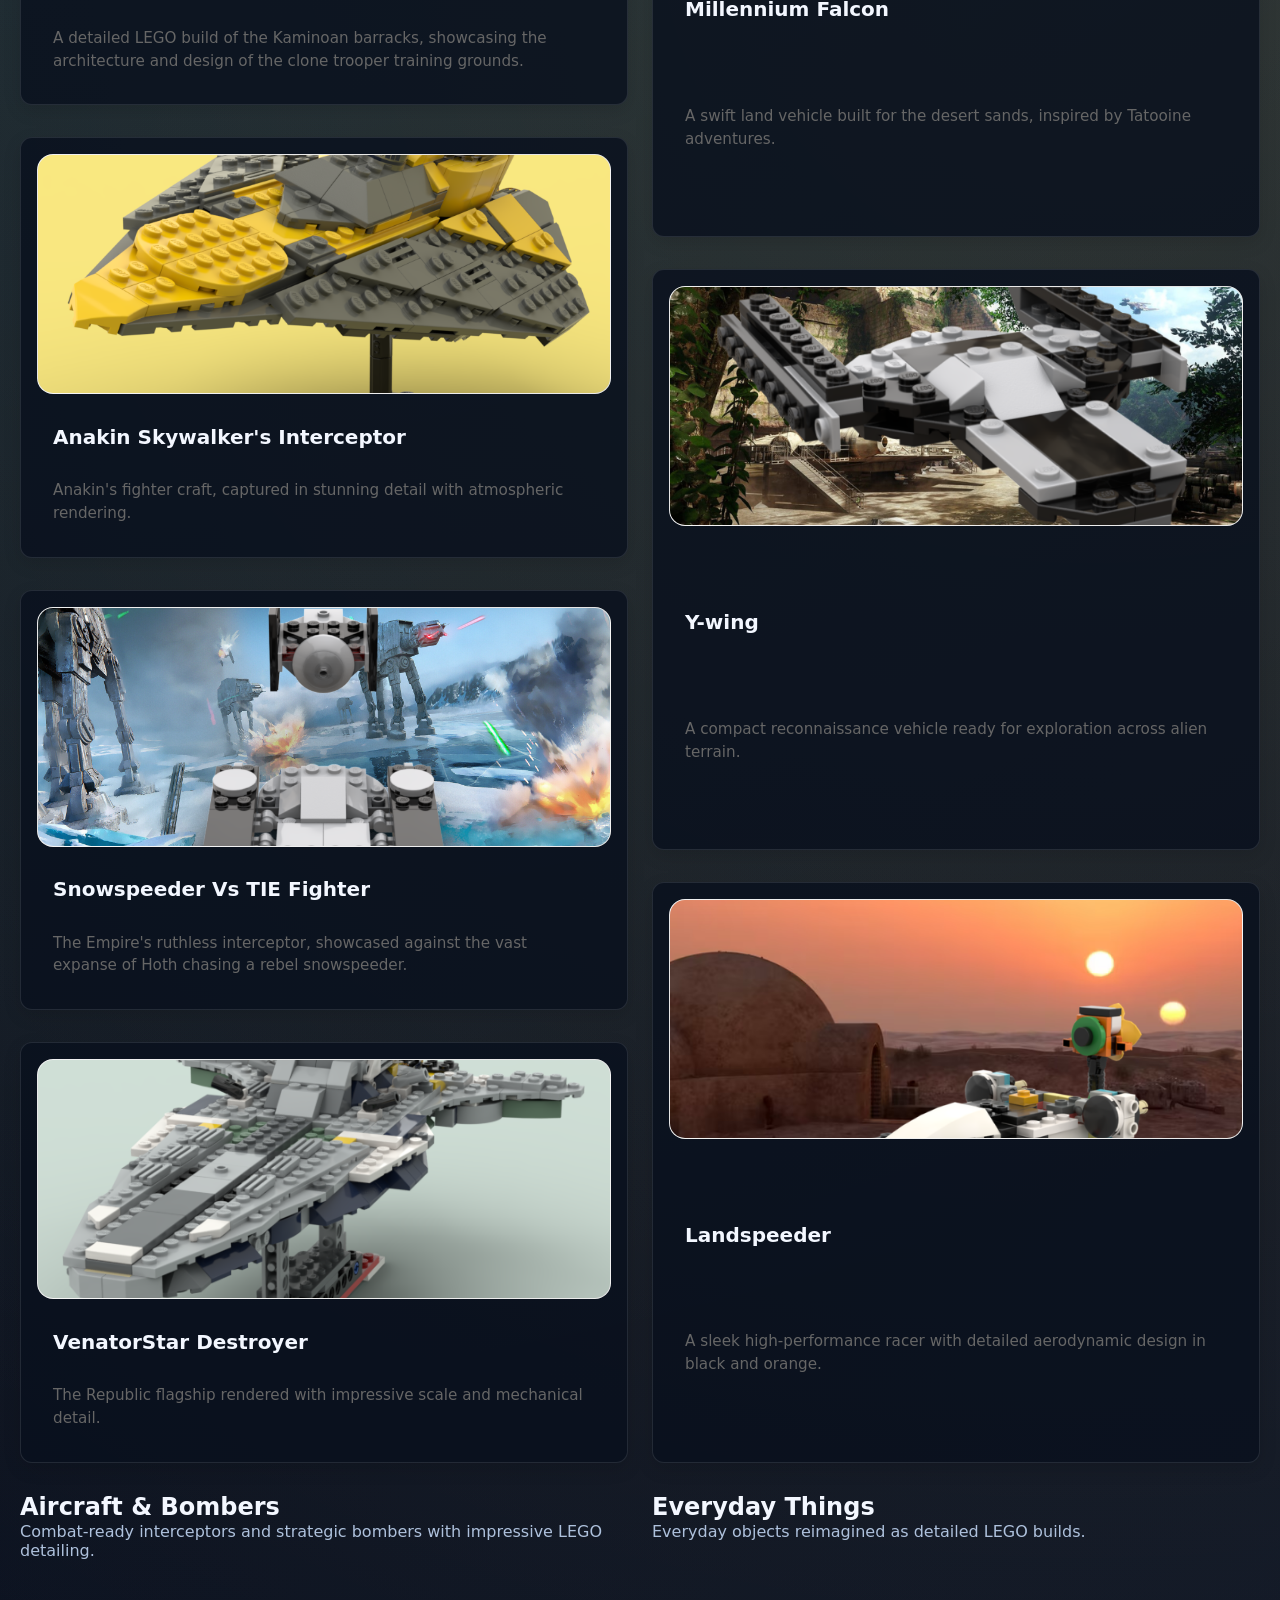
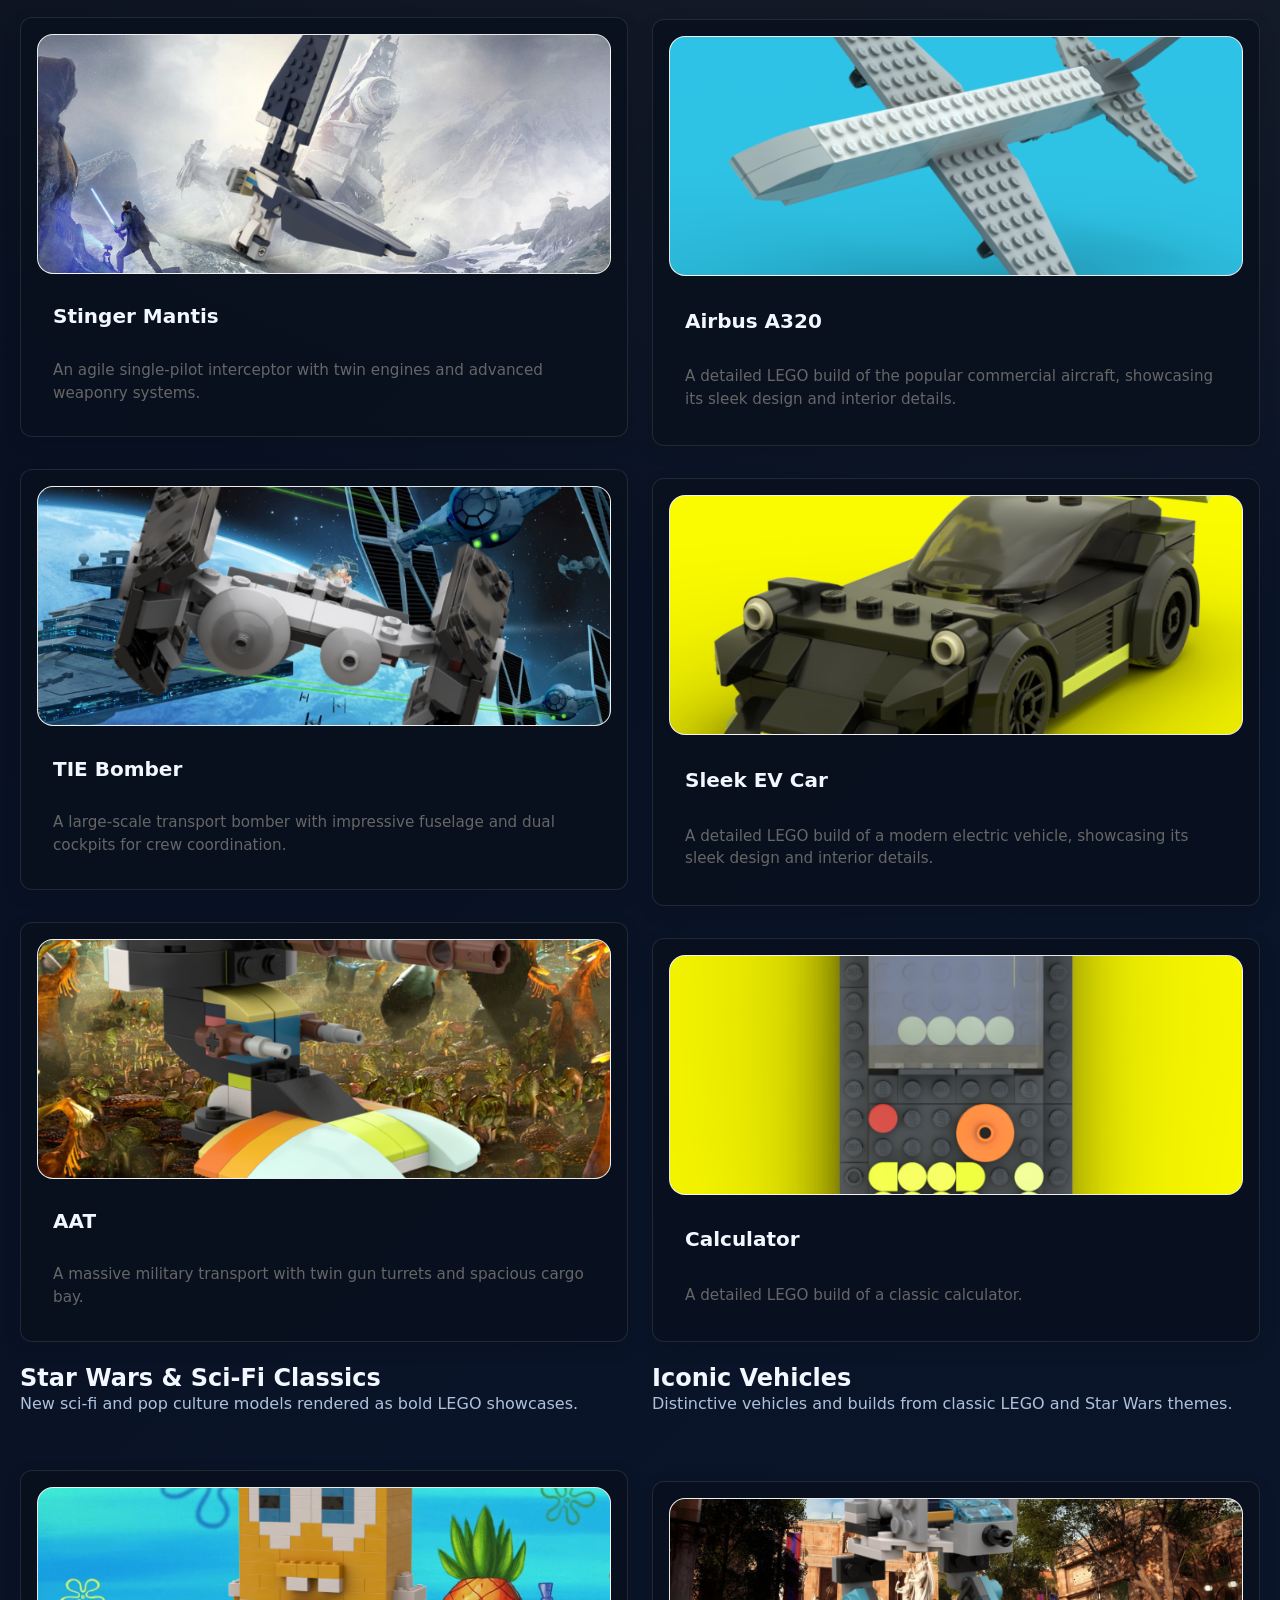
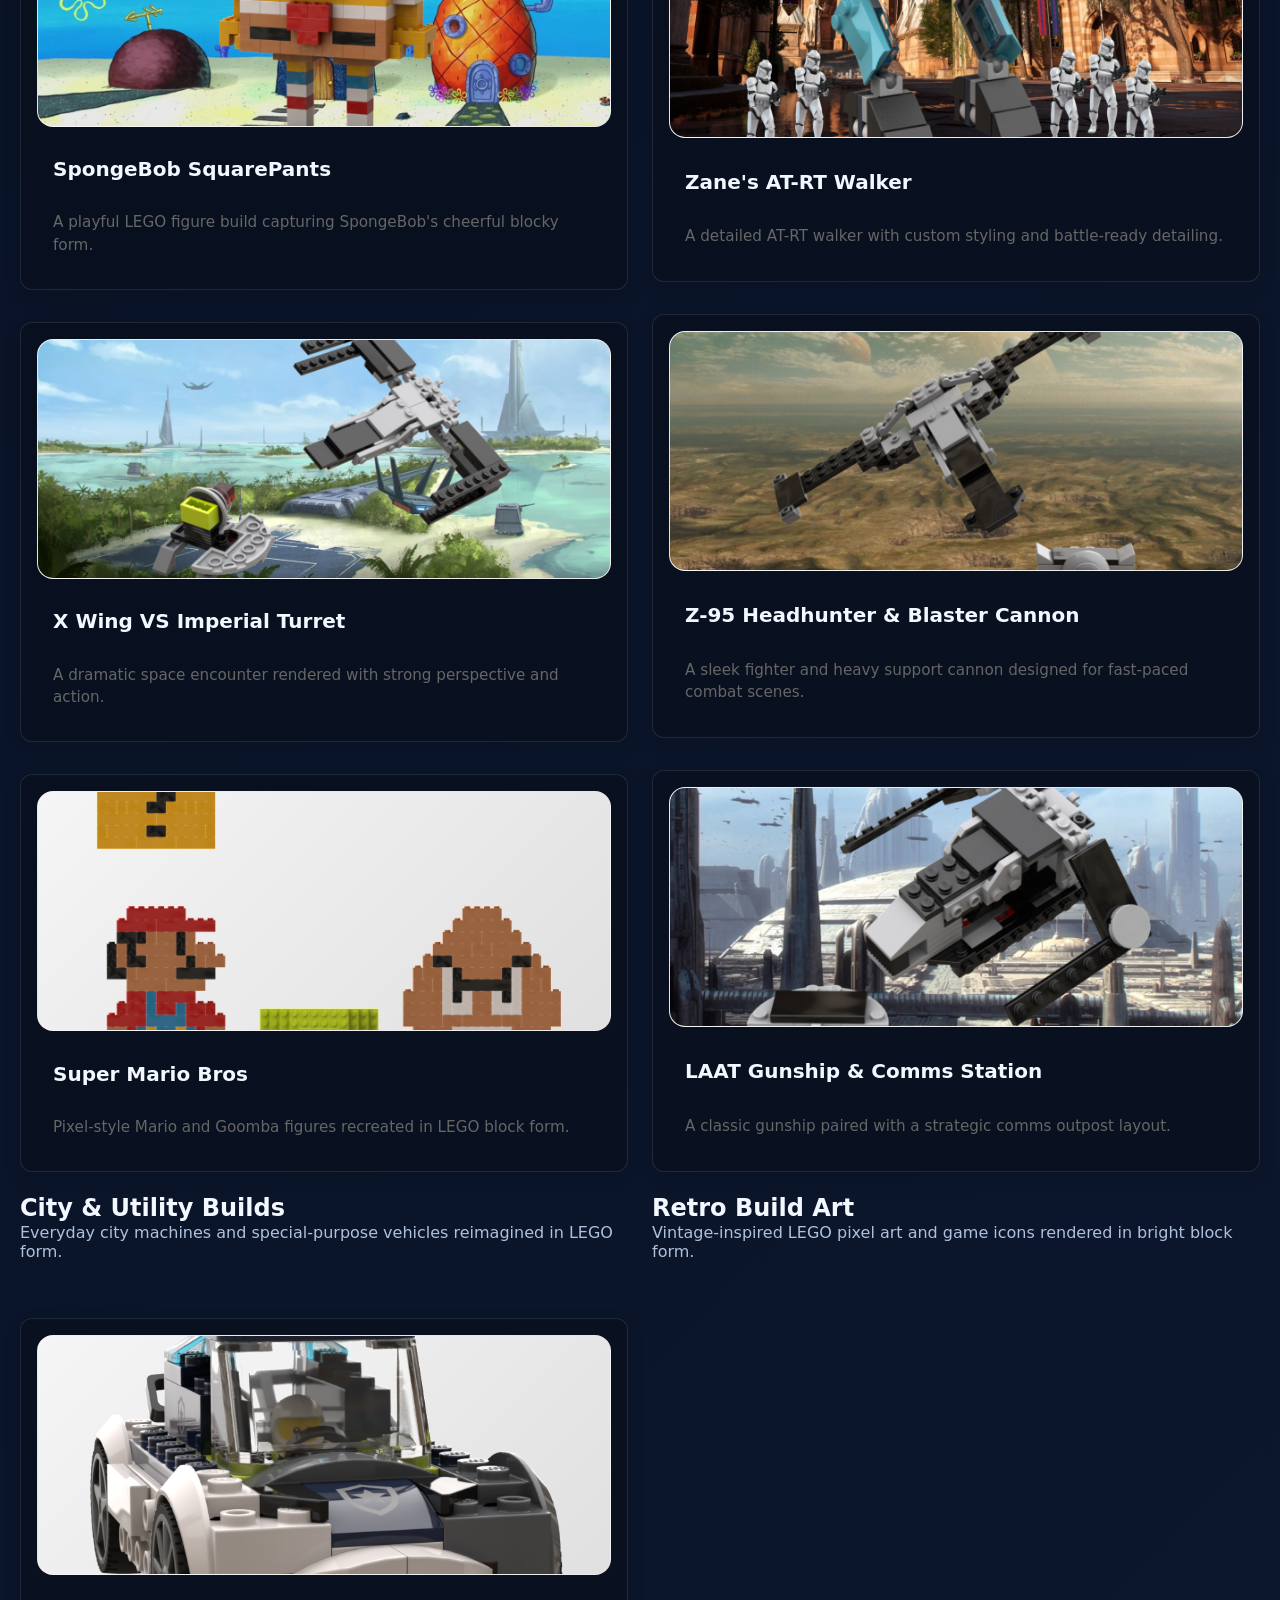
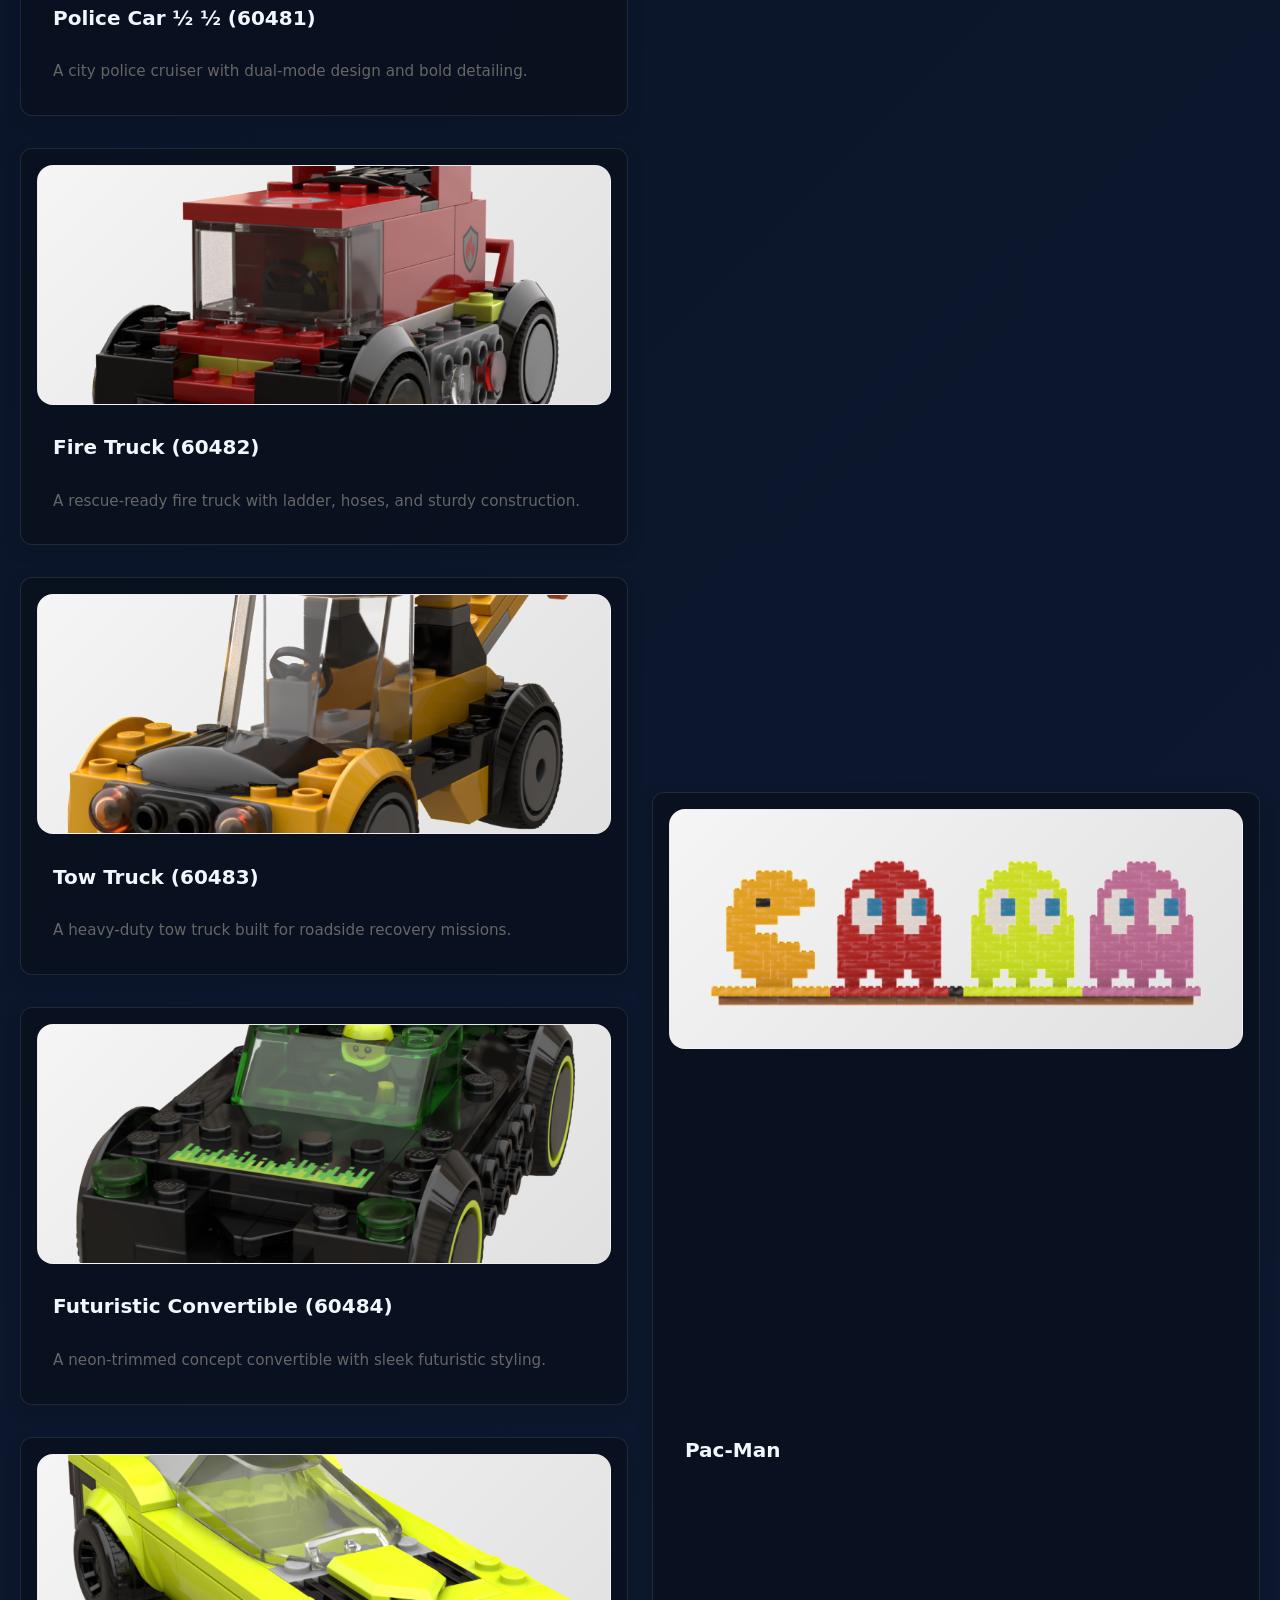
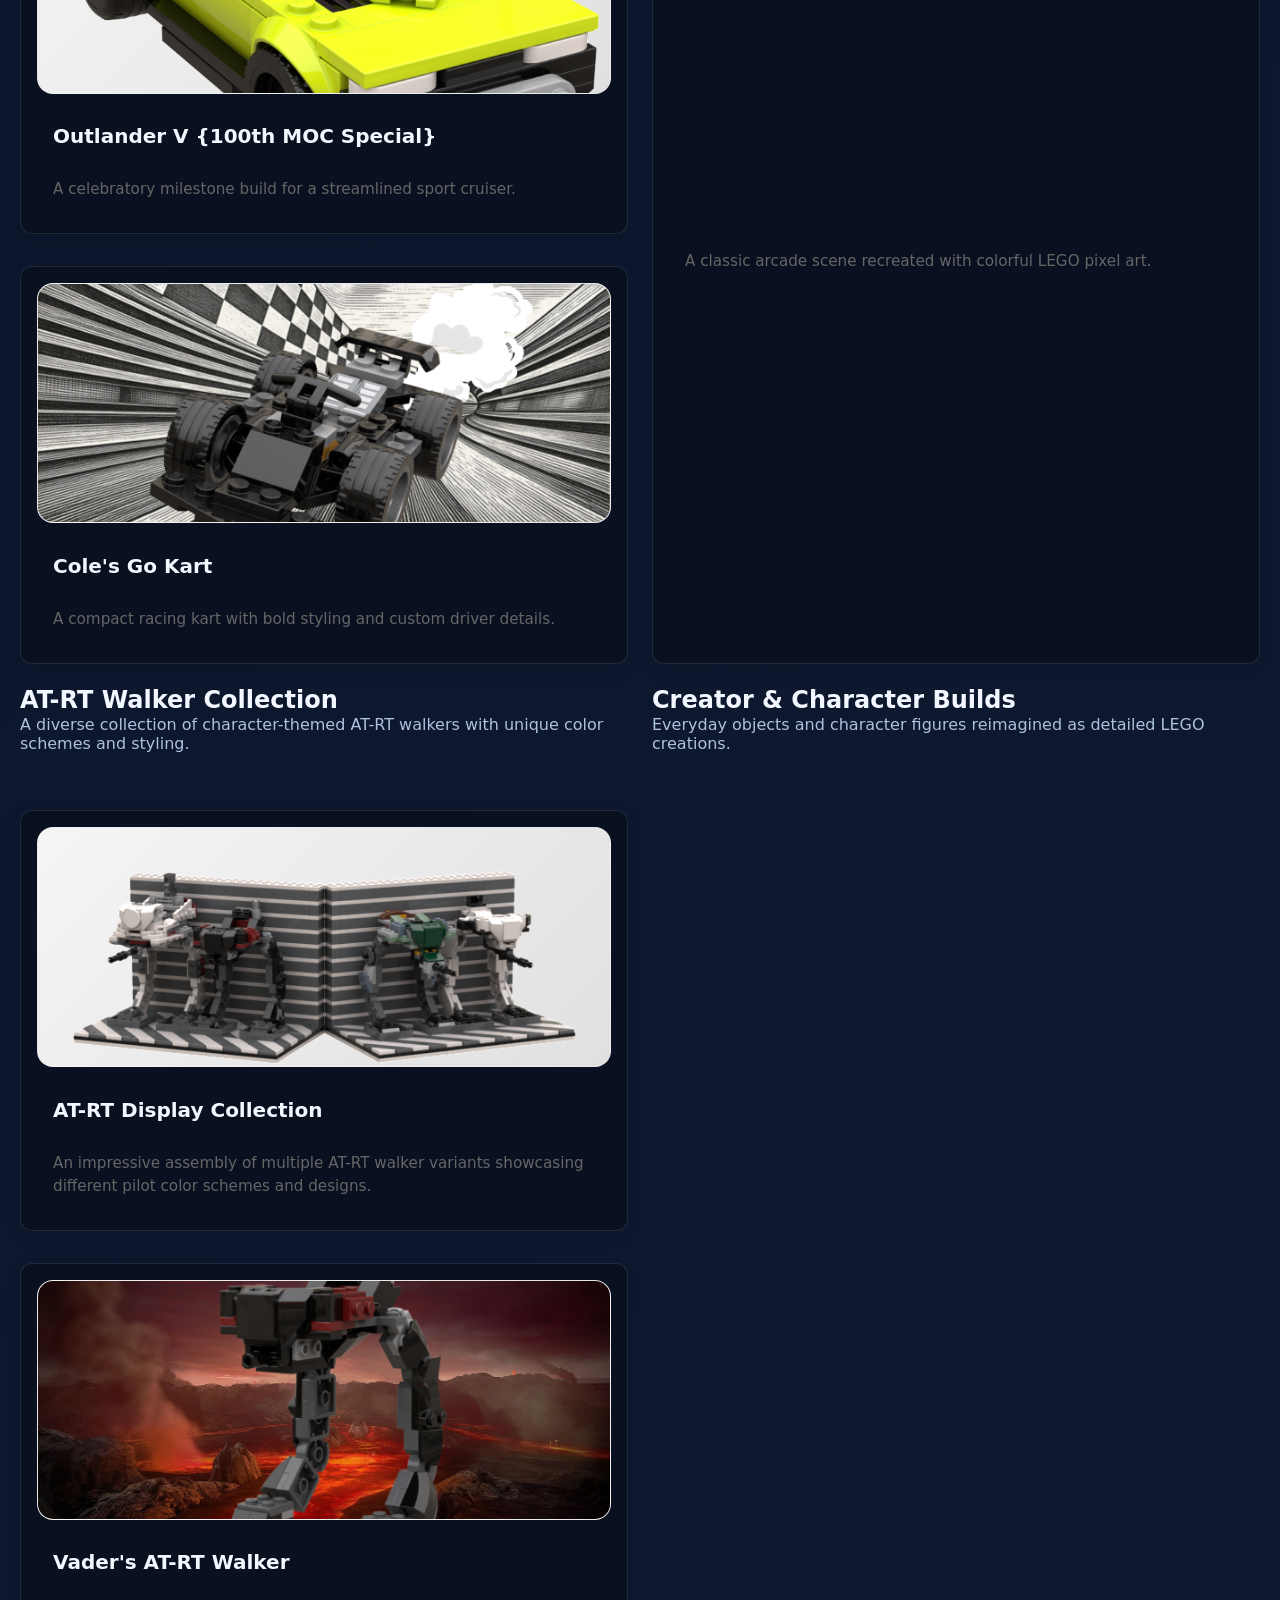
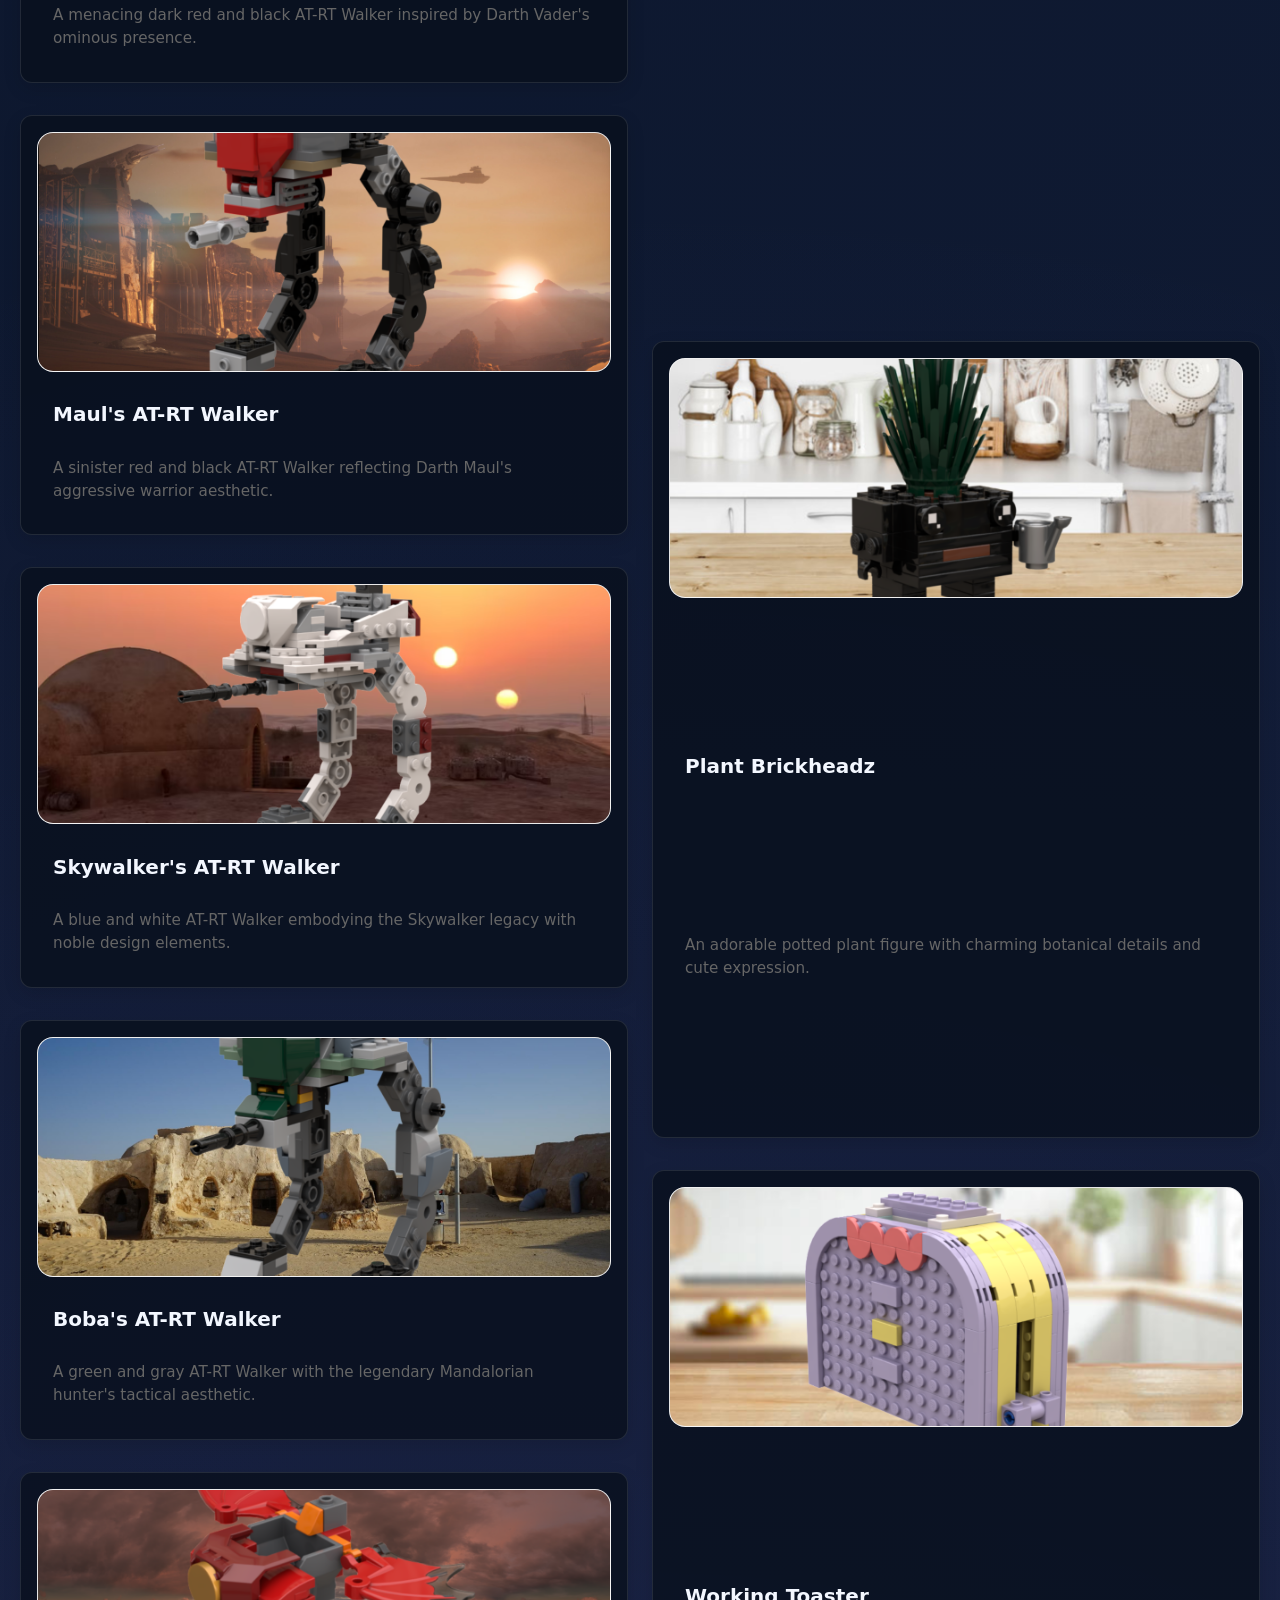
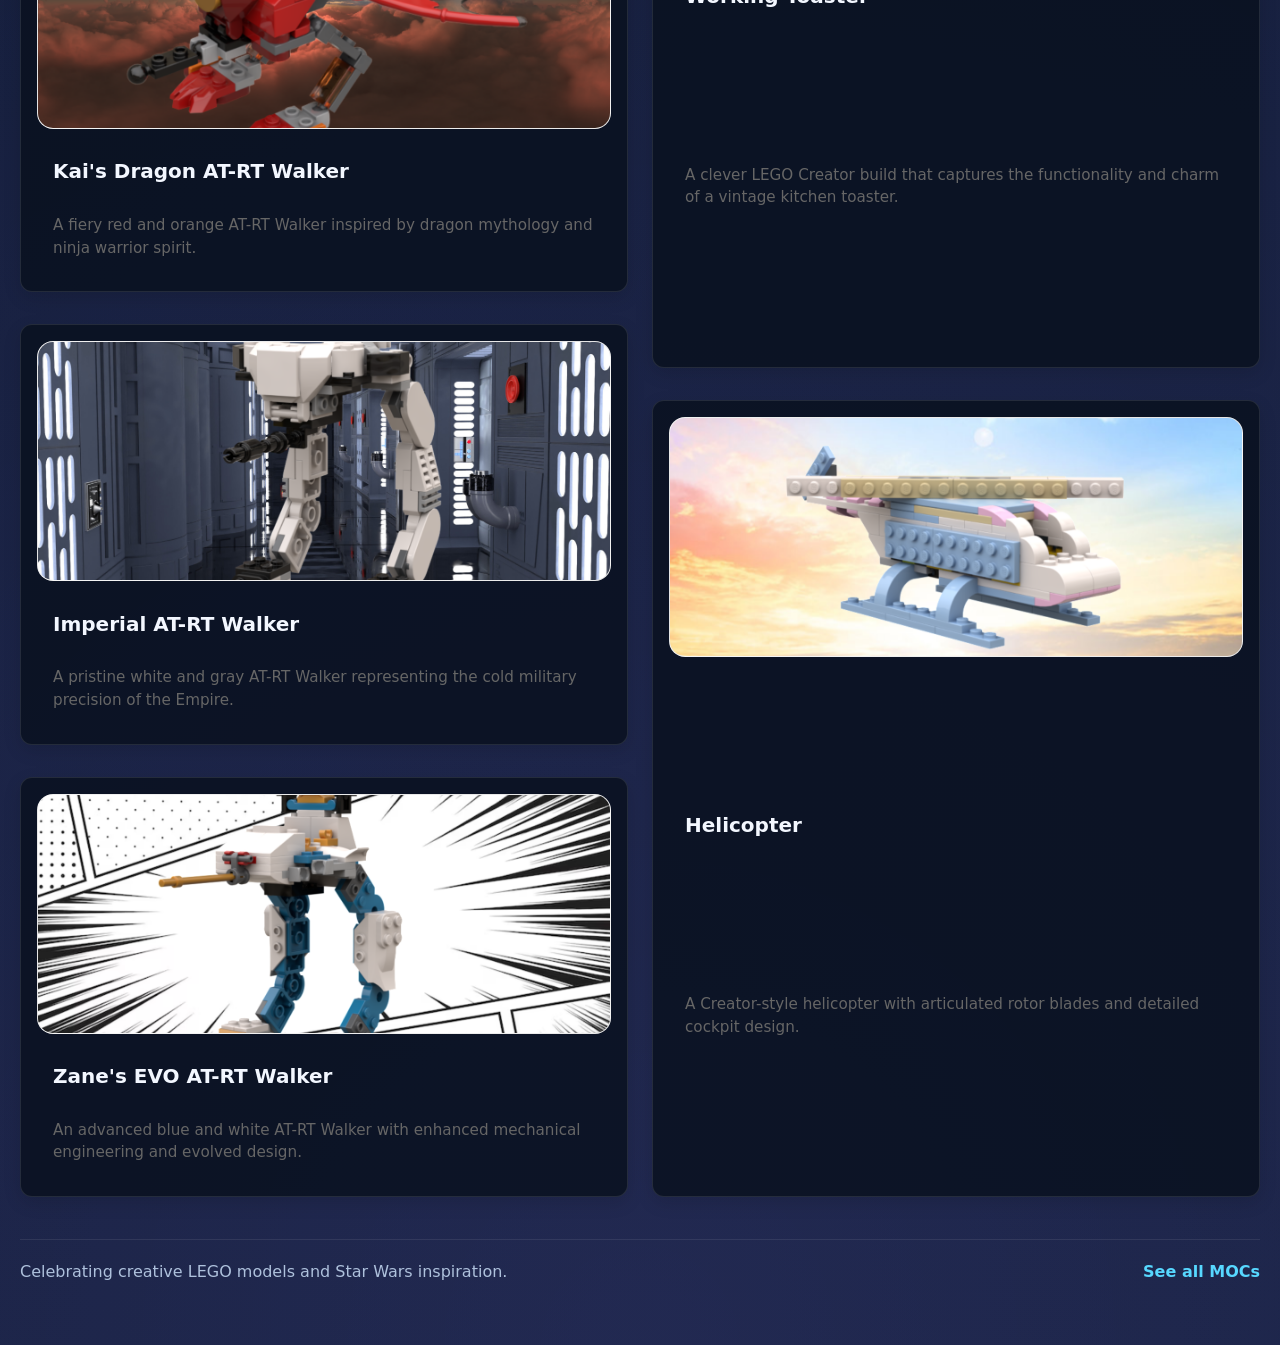
<file: models.html>
<!DOCTYPE html>
<html lang="en">
<head>
  <meta charset="UTF-8">
  <meta name="viewport" content="width=device-width, initial-scale=1.0">
  <title>Yuzujinx Models</title>
  <meta name="description" content="Explore spectacular LEGO Star Wars models and spacecraft renders from Yuzujinx Studios.">
  <link rel="icon" href="rendervsc/griev.png" type="image/png">
  <link rel="stylesheet" href="styles.css">
  <script defer src="script.js"></script>
</head>
<body>
  <div class="page-shell">
    <header class="site-header">
      <a class="brand" href="index.html">
        <img src="rendervsc/sitelogo.png" alt="YuzujinxStudios logo" width="52" height="52">
        <strong>YuzujinxStudios</strong>
      </a>
      <nav class="site-nav" aria-label="Primary navigation">
        <a class="nav-link" href="index.html">Home</a>
        <a class="nav-link" href="gallery.html">Gallery</a>
        <a class="nav-link" href="models.html">Models</a>
        <a class="nav-link" href="about.html">About</a>
        <a class="nav-link" href="community.html">Community</a>
      </nav>
    </header>

    <main class="page-main">
      <section class="hero reveal">
        <div class="hero-grid">
          <div class="hero-copy">
            <p class="eyebrow">Star Wars & Spacecraft Gallery</p>
            <h1>Explore stunning LEGO models and high-fidelity renders.</h1>
            <p>From iconic Star Wars vessels to creative aircraft and ground vehicles, discover the full range of Yuzujinx's model collection in spectacular detail.</p>
            <div class="hero-actions">
              <a class="btn btn-primary" href="https://rebrickable.com/users/Yuzujinx/mocs/" target="_blank" rel="noopener noreferrer">See all MOCs</a>
            </div>
          </div>
          <div class="hero-card reveal">
            <h3>Featured highlights</h3>
            <ul>
              <li>Iconic Star Wars spacecraft renders.</li>
              <li>Creative ground vehicles and dioramas.</li>
              <li>High-resolution LEGO model photography.</li>
            </ul>
          </div>
        </div>
      </section>

      <section class="section reveal showcase-group">
        <section class="section reveal">
          <div class="section-headline">
            <div>
              <h2>Imperial Vehicles</h2>
              <p>Legendary starships and dioramas from the Star Wars universe, reimagined as detailed LEGO builds.</p>
            </div>
          </div>
          <div class="section-media reveal">
            <figure class="section-gif">
              <img src="rendervsc/venator%20gif.gif" alt="Animated Venator model preview" class="section-gif-image">
              <figcaption>Animated preview of the Venator-class model.</figcaption>
            </figure>
          </div>
          <div class="showcase-grid">
            <div class="showcase-card reveal">
              <img src="rendervsc/Kamino Barracks (BF2).png" alt="Kamino Barracks" class="showcase-image">
              <h3>Kamino Barracks</h3>
              <p>A detailed LEGO build of the Kaminoan barracks, showcasing the architecture and design of the clone trooper training grounds.</p>
            </div>
            <div class="showcase-card reveal">
              <img src="rendervsc/Anakin Skywalker's Interceptor.png" alt="Anakin Skywalker's Interceptor" class="showcase-image">
              <h3>Anakin Skywalker's Interceptor</h3>
              <p>Anakin's fighter craft, captured in stunning detail with atmospheric rendering.</p>
            </div>
            <div class="showcase-card reveal">
              <img src="rendervsc/hoth.png" alt="Snowspeeder Vs TIE Fighter" class="showcase-image">
              <h3>Snowspeeder Vs TIE Fighter</h3>
              <p>The Empire's ruthless interceptor, showcased against the vast expanse of Hoth chasing a rebel snowspeeder.</p>
            </div>
            <div class="showcase-card reveal">
              <img src="rendervsc/Venator 75433 copy 2.png" alt="Venator Star Destroyer" class="showcase-image">
              <h3>VenatorStar Destroyer</h3>
              <p>The Republic flagship rendered with impressive scale and mechanical detail.</p>
            </div>
          </div>
        </section>

        <section class="section reveal">
          <div class="section-headline">
            <div>
              <h2>Rebel Vehicles</h2>
              <p>Creative LEGO builds of speeding racers, rugged terrain vehicles, and transport craft.</p>
            </div>
          </div>
          <div class="showcase-grid">
            <div class="showcase-card reveal">
              <img src="rendervsc/post.png" alt="Millennium Falcon" class="showcase-image">
              <h3>Millennium Falcon</h3>
              <p>A swift land vehicle built for the desert sands, inspired by Tatooine adventures.</p>
            </div>
            <div class="showcase-card reveal">
              <img src="rendervsc/y-wing.png" alt="Y-wing" class="showcase-image">
              <h3>Y-wing</h3>
              <p>A compact reconnaissance vehicle ready for exploration across alien terrain.</p>
            </div>
            <div class="showcase-card reveal">
              <img src="rendervsc/tatooine copy.png" alt="Landspeeder" class="showcase-image">
              <h3>Landspeeder</h3>
              <p>A sleek high-performance racer with detailed aerodynamic design in black and orange.</p>
            </div>
          </div>
        </section>
      </section>

      <section class="section reveal showcase-group">
        <section class="section reveal">
          <div class="section-headline">
            <div>
              <h2>Aircraft & Bombers</h2>
              <p>Combat-ready interceptors and strategic bombers with impressive LEGO detailing.</p>
            </div>
          </div>
          <div class="showcase-grid">
            <div class="showcase-card reveal">
              <img src="rendervsc/jedi fallen order.png" alt="Stinger Mantis" class="showcase-image">
              <h3>Stinger Mantis</h3>
              <p>An agile single-pilot interceptor with twin engines and advanced weaponry systems.</p>
            </div>
            <div class="showcase-card reveal">
              <img src="rendervsc/bomber.png" alt="TIE Bomber" class="showcase-image">
              <h3>TIE Bomber</h3>
              <p>A large-scale transport bomber with impressive fuselage and dual cockpits for crew coordination.</p>
            </div>
            <div class="showcase-card reveal">
              <img src="rendervsc/felucia copy.png" alt="AAT" class="showcase-image">
              <h3>AAT</h3>
              <p>A massive military transport with twin gun turrets and spacious cargo bay.</p>
            </div>
          </div>
        </section>

        <section class="section reveal">
          <div class="section-headline">
            <div>
              <h2>Everyday Things</h2>
              <p>Everyday objects reimagined as detailed LEGO builds.</p>
            </div>
          </div>
          <div class="showcase-grid">
            <div class="showcase-card reveal">
              <img src="rendervsc/Airbus A320 copy.png" alt="Airbus A320" class="showcase-image">
              <h3>Airbus A320</h3>
              <p>A detailed LEGO build of the popular commercial aircraft, showcasing its sleek design and interior details.</p>
            </div>
            <div class="showcase-card reveal">
              <img src="rendervsc/Sleek EV Car copy.png" alt="Sleek EV Car" class="showcase-image">
              <h3>Sleek EV Car</h3>
              <p>A detailed LEGO build of a modern electric vehicle, showcasing its sleek design and interior details.</p>
            </div>
            <div class="showcase-card reveal">
              <img src="rendervsc/Calculator copy.png" alt="Calculator" class="showcase-image">
              <h3>Calculator</h3>
              <p>A detailed LEGO build of a classic calculator.</p>
            </div>
          </div>
        </section>

        <section class="section reveal">
          <div class="section-headline">
            <div>
              <h2>Star Wars & Sci-Fi Classics</h2>
              <p>New sci-fi and pop culture models rendered as bold LEGO showcases.</p>
            </div>
          </div>
          <div class="showcase-grid">
            <div class="showcase-card reveal">
              <img src="rendervsc/SpongeBob SquarePants.png" alt="SpongeBob SquarePants" class="showcase-image">
              <h3>SpongeBob SquarePants</h3>
              <p>A playful LEGO figure build capturing SpongeBob's cheerful blocky form.</p>
            </div>
            <div class="showcase-card reveal">
              <img src="rendervsc/X Wing VS Imperial Turret.png" alt="X Wing VS Imperial Turret" class="showcase-image">
              <h3>X Wing VS Imperial Turret</h3>
              <p>A dramatic space encounter rendered with strong perspective and action.</p>
            </div>
            <div class="showcase-card reveal">
              <img src="rendervsc/Super Mario Bros.png" alt="Super Mario Bros" class="showcase-image">
              <h3>Super Mario Bros</h3>
              <p>Pixel-style Mario and Goomba figures recreated in LEGO block form.</p>
            </div>
          </div>
        </section>

        <section class="section reveal">
          <div class="section-headline">
            <div>
              <h2>Iconic Vehicles</h2>
              <p>Distinctive vehicles and builds from classic LEGO and Star Wars themes.</p>
            </div>
          </div>
          <div class="showcase-grid">
            <div class="showcase-card reveal">
              <img src="rendervsc/Zane's AT-RT Walker.png" alt="Zane's AT-RT Walker" class="showcase-image">
              <h3>Zane's AT-RT Walker</h3>
              <p>A detailed AT-RT walker with custom styling and battle-ready detailing.</p>
            </div>
            <div class="showcase-card reveal">
              <img src="rendervsc/Z-95 Headhunter & Blaster Cannon.png" alt="Z-95 Headhunter & Blaster Cannon" class="showcase-image">
               <h3>Z-95 Headhunter & Blaster Cannon</h3>
              <p>A sleek fighter and heavy support cannon designed for fast-paced combat scenes.</p>
            </div>
            <div class="showcase-card reveal">
              <img src="rendervsc/LAAT Gunship & Comms Station.png" alt="LAAT Gunship & Comms Station" class="showcase-image">
              <h3>LAAT Gunship & Comms Station</h3>
              <p>A classic gunship paired with a strategic comms outpost layout.</p>
            </div>
          </div>
        </section>

        <section class="section reveal">
          <div class="section-headline">
            <div>
              <h2>City & Utility Builds</h2>
              <p>Everyday city machines and special-purpose vehicles reimagined in LEGO form.</p>
            </div>
          </div>
          <div class="showcase-grid">
            <div class="showcase-card reveal">
              <img src="rendervsc/Police Car ½ ½ (60481).png" alt="Police Car ½ ½ (60481)" class="showcase-image">
              <h3>Police Car ½ ½ (60481)</h3>
              <p>A city police cruiser with dual-mode design and bold detailing.</p>
            </div>
            <div class="showcase-card reveal">
              <img src="rendervsc/Fire Truck (60482).png" alt="Fire Truck (60482)" class="showcase-image">
              <h3>Fire Truck (60482)</h3>
              <p>A rescue-ready fire truck with ladder, hoses, and sturdy construction.</p>
            </div>
            <div class="showcase-card reveal">
              <img src="rendervsc/Tow Truck (60483).png" alt="Tow Truck (60483)" class="showcase-image">
              <h3>Tow Truck (60483)</h3>
              <p>A heavy-duty tow truck built for roadside recovery missions.</p>
            </div>
            <div class="showcase-card reveal">
              <img src="rendervsc/Futuristic Convertible (60484).png" alt="Futuristic Convertible (60484)" class="showcase-image">
              <h3>Futuristic Convertible (60484)</h3>
              <p>A neon-trimmed concept convertible with sleek futuristic styling.</p>
            </div>
            <div class="showcase-card reveal">
              <img src="rendervsc/Outlander V {100th MOC Special}.png" alt="Outlander V {100th MOC Special}" class="showcase-image">
              <h3>Outlander V {100th MOC Special}</h3>
              <p>A celebratory milestone build for a streamlined sport cruiser.</p>
            </div>
            <div class="showcase-card reveal">
              <img src="rendervsc/Cole's Go Kart.png" alt="Cole's Go Kart" class="showcase-image">
              <h3>Cole's Go Kart</h3>
              <p>A compact racing kart with bold styling and custom driver details.</p>
            </div>
          </div>
        </section>

        <section class="section reveal">
          <div class="section-headline">
            <div>
              <h2>Retro Build Art</h2>
              <p>Vintage-inspired LEGO pixel art and game icons rendered in bright block form.</p>
            </div>
          </div>
          <div class="showcase-grid">
            <div class="showcase-card reveal">
              <img src="rendervsc/Pac-Man.png" alt="Pac-Man" class="showcase-image">
              <h3>Pac-Man</h3>
              <p>A classic arcade scene recreated with colorful LEGO pixel art.</p>
            </div>
          </div>
        </section>

        <section class="section reveal">
          <div class="section-headline">
            <div>
              <h2>AT-RT Walker Collection</h2>
              <p>A diverse collection of character-themed AT-RT walkers with unique color schemes and styling.</p>
            </div>
          </div>
          <div class="showcase-grid">
            <div class="showcase-card reveal">
              <img src="rendervsc/AT-RT-Display-Collection.png" alt="AT-RT Display Collection" class="showcase-image">
              <h3>AT-RT Display Collection</h3>
              <p>An impressive assembly of multiple AT-RT walker variants showcasing different pilot color schemes and designs.</p>
            </div>
            <div class="showcase-card reveal">
              <img src="rendervsc/Vaders-AT-RT-Walker.png" alt="Vader's AT-RT Walker" class="showcase-image">
              <h3>Vader's AT-RT Walker</h3>
              <p>A menacing dark red and black AT-RT Walker inspired by Darth Vader's ominous presence.</p>
            </div>
            <div class="showcase-card reveal">
              <img src="rendervsc/Mauls-AT-RT-Walker.png" alt="Maul's AT-RT Walker" class="showcase-image">
              <h3>Maul's AT-RT Walker</h3>
              <p>A sinister red and black AT-RT Walker reflecting Darth Maul's aggressive warrior aesthetic.</p>
            </div>
            <div class="showcase-card reveal">
              <img src="rendervsc/Skywalkers-AT-RT-Walker.png" alt="Skywalker's AT-RT Walker" class="showcase-image">
              <h3>Skywalker's AT-RT Walker</h3>
              <p>A blue and white AT-RT Walker embodying the Skywalker legacy with noble design elements.</p>
            </div>
            <div class="showcase-card reveal">
              <img src="rendervsc/Bobas-AT-RT-Walker.png" alt="Boba's AT-RT Walker" class="showcase-image">
              <h3>Boba's AT-RT Walker</h3>
              <p>A green and gray AT-RT Walker with the legendary Mandalorian hunter's tactical aesthetic.</p>
            </div>
            <div class="showcase-card reveal">
              <img src="rendervsc/Kais-Dragon-AT-RT-Walker.png" alt="Kai's Dragon AT-RT Walker" class="showcase-image">
              <h3>Kai's Dragon AT-RT Walker</h3>
              <p>A fiery red and orange AT-RT Walker inspired by dragon mythology and ninja warrior spirit.</p>
            </div>
            <div class="showcase-card reveal">
              <img src="rendervsc/Imperial-AT-RT-Walker.png" alt="Imperial AT-RT Walker" class="showcase-image">
              <h3>Imperial AT-RT Walker</h3>
              <p>A pristine white and gray AT-RT Walker representing the cold military precision of the Empire.</p>
            </div>
            <div class="showcase-card reveal">
              <img src="rendervsc/Zanes-EVO-AT-RT-Walker.png" alt="Zane's EVO AT-RT Walker" class="showcase-image">
              <h3>Zane's EVO AT-RT Walker</h3>
              <p>An advanced blue and white AT-RT Walker with enhanced mechanical engineering and evolved design.</p>
            </div>
          </div>
        </section>

        <section class="section reveal">
          <div class="section-headline">
            <div>
              <h2>Creator & Character Builds</h2>
              <p>Everyday objects and character figures reimagined as detailed LEGO creations.</p>
            </div>
          </div>
          <div class="showcase-grid">
            <div class="showcase-card reveal">
              <img src="rendervsc/Plant-Brickheadz.png" alt="Plant Brickheadz" class="showcase-image">
              <h3>Plant Brickheadz</h3>
              <p>An adorable potted plant figure with charming botanical details and cute expression.</p>
            </div>
            <div class="showcase-card reveal">
              <img src="rendervsc/Working-Toaster.png" alt="Working Toaster" class="showcase-image">
              <h3>Working Toaster</h3>
              <p>A clever LEGO Creator build that captures the functionality and charm of a vintage kitchen toaster.</p>
            </div>
            <div class="showcase-card reveal">
              <img src="rendervsc/Helicopter.png" alt="Helicopter" class="showcase-image">
              <h3>Helicopter</h3>
              <p>A Creator-style helicopter with articulated rotor blades and detailed cockpit design.</p>
            </div>
          </div>
        </section>

      </section>
    </main>

    <footer class="footer">
      <div>Celebrating creative LEGO models and Star Wars inspiration.</div>
      <div><a class="text-link" href="https://rebrickable.com/users/Yuzujinx/mocs/" target="_blank" rel="noopener noreferrer">See all MOCs</a></div>
    </footer>
  </div>

  <style>
    .showcase-grid {
      display: grid;
      grid-template-columns: repeat(auto-fit, minmax(320px, 1fr));
      gap: 2rem;
      margin-top: 2rem;
    }

    .section-media {
      margin-top: 1.5rem;
    }

    .section-gif {
      border-radius: 1.5rem;
      overflow: hidden;
      background: rgba(255,255,255,0.06);
      border: 1px solid rgba(255,255,255,0.12);
      padding: 0.75rem;
    }

    .section-gif-image {
      width: 100%;
      height: auto;
      display: block;
      border-radius: 1rem;
    }

    .section-gif figcaption {
      margin-top: 0.85rem;
      color: var(--muted);
      font-size: 0.95rem;
      text-align: center;
    }

    .showcase-card {
      border-radius: 12px;
      overflow: hidden;
      background: var(--surface, rgba(255,255,255,0.08));
      box-shadow: 0 6px 18px rgba(0, 0, 0, 0.12);
      transition: transform 0.3s ease, box-shadow 0.3s ease;
    }

    .showcase-card:hover {
      transform: translateY(-4px);
      box-shadow: 0 12px 28px rgba(0, 0, 0, 0.16);
    }

    .showcase-image {
      width: 100%;
      height: 240px;
      object-fit: cover;
      display: block;
      background: linear-gradient(135deg, #f5f5f5 0%, #e0e0e0 100%);
    }

    .showcase-card h3 {
      margin: 1rem;
      font-size: 1.25rem;
      color: var(--text, #212121);
    }

    .showcase-card p {
      margin: 0 1rem 1rem 1rem;
      font-size: 0.95rem;
      color: var(--text-secondary, #666);
      line-height: 1.5;
    }
  </style>
</body>
</html>
</file>
<file: styles.css>
:root {
  --bg: #040814;
  --surface: rgba(9, 16, 30, 0.82);
  --surface-strong: rgba(255,255,255,0.09);
  --accent: #57d8ff;
  --accent-strong: #ffcf5c;
  --accent-soft: #8b7cff;
  --text: #f3f7ff;
  --muted: #aec1dc;
  --border: rgba(255,255,255,0.16);
  --shadow: 0 24px 80px rgba(0,0,0,0.28);
}

* {
  box-sizing: border-box;
}

html {
  scroll-behavior: smooth;
}

body {
  margin: 0;
  min-height: 100vh;
  font-family: Inter, system-ui, -apple-system, BlinkMacSystemFont, sans-serif;
  background:
    radial-gradient(circle at top left, rgba(87,216,255,0.18), transparent 24%),
    radial-gradient(circle at 85% 12%, rgba(255,207,92,0.16), transparent 21%),
    radial-gradient(circle at 50% 100%, rgba(139,124,255,0.14), transparent 22%),
    linear-gradient(135deg, #040814 0%, #0a1428 38%, #111c36 100%);
  color: var(--text);
  position: relative;
  overflow-x: hidden;
}

body::before {
  content: "";
  position: fixed;
  inset: 0;
  pointer-events: none;
  background: linear-gradient(140deg, transparent, rgba(255,255,255,0.06), transparent);
  animation: drift 16s linear infinite;
  opacity: 0.7;
} 

img {
  max-width: 100%;
  display: block;
}

a {
  color: inherit;
  text-decoration: none;
}

button,
input {
  font: inherit;
}

.page-shell {
  max-width: 1280px;
  margin: 0 auto;
  padding: 1.25rem 1.25rem 4rem;
}

.site-header {
  display: flex;
  align-items: center;
  justify-content: space-between;
  gap: 1rem;
  padding: 1rem 1.1rem 1.15rem;
  margin-bottom: 0.5rem;
  position: sticky;
  top: 0;
  z-index: 20;
  background: linear-gradient(180deg, rgba(4,8,20,0.95), rgba(4,8,20,0.72));
  backdrop-filter: blur(14px);
  border: 1px solid rgba(255,255,255,0.08);
  border-radius: 999px;
}

.brand {
  display: inline-flex;
  align-items: center;
  gap: 0.75rem;
  font-weight: 700;
  letter-spacing: 0.04em;
  text-transform: uppercase;
  transition: transform 0.25s ease, color 0.25s ease;
}

.brand:hover,
.brand:focus-visible {
  transform: translateY(-1px);
  color: var(--accent);
}

.brand img {
  border-radius: 999px;
  box-shadow: 0 0 0 3px rgba(87,216,255,0.16);
}

.brand span {
  width: 1.2rem;
  height: 1.2rem;
  border-radius: 0.35rem;
  background: linear-gradient(135deg, var(--accent) 0%, var(--accent-strong) 100%);
  box-shadow: 0 0 0 4px rgba(255,207,92,0.18);
}

.site-nav {
  display: flex;
  flex-wrap: wrap;
  gap: 1rem;
  font-size: 0.95rem;
  color: var(--text);
}

.nav-link {
  position: relative;
  color: var(--text);
  transition: color 0.2s ease;
}

.nav-link::after {
  content: "";
  position: absolute;
  left: 0;
  bottom: -0.25rem;
  width: 100%;
  height: 1px;
  background: var(--accent);
  transform: scaleX(0);
  transform-origin: center;
  transition: transform 0.25s ease;
}

.nav-link:hover,
.nav-link:focus-visible {
  color: #ffffff;
}

.nav-link:hover::after,
.nav-link:focus-visible::after {
  transform: scaleX(1);
}

.hero {
  margin: 1.25rem 0 2.5rem;
  padding: 2.25rem;
  border: 1px solid rgba(110,231,255,0.16);
  border-radius: 2rem;
  background: linear-gradient(135deg, rgba(87,216,255,0.12), rgba(255,255,255,0.05));
  backdrop-filter: blur(18px);
  box-shadow: var(--shadow);
  position: relative;
  overflow: hidden;
}

.hero::before,
.hero::after {
  content: "";
  position: absolute;
  border-radius: 999px;
  filter: blur(10px);
  opacity: 0.45;
  pointer-events: none;
}

.hero::before {
  width: 220px;
  height: 220px;
  top: -80px;
  right: -70px;
  background: rgba(255,207,92,0.18);
}

.hero::after {
  width: 180px;
  height: 180px;
  bottom: -90px;
  left: -40px;
  background: rgba(87,216,255,0.16);
}

.hero-grid {
  display: grid;
  gap: 2rem;
  align-items: center;
}

.eyebrow {
  margin: 0 0 0.7rem;
  color: var(--accent);
  letter-spacing: 0.16em;
  text-transform: uppercase;
  font-weight: 700;
  font-size: 0.82rem;
}

.hero-copy h1,
.section-headline h2 {
  margin: 0;
  line-height: 1.02;
}

.hero-copy h1 {
  font-size: clamp(2.4rem, 4vw, 4rem);
}

.hero-copy p {
  margin: 1rem 0 1.4rem;
  color: var(--muted);
  font-size: 1.02rem;
  line-height: 1.8;
}

.hero-media {
  margin: 1.5rem 0;
  border-radius: 1.5rem;
  overflow: hidden;
  border: 1px solid rgba(255,255,255,0.12);
  background: rgba(255,255,255,0.05);
}

.hero-media-image {
  width: 100%;
  display: block;
}

.hero-actions {
  display: flex;
  flex-wrap: wrap;
  gap: 1rem;
}

.btn {
  display: inline-flex;
  align-items: center;
  justify-content: center;
  border: none;
  border-radius: 999px;
  padding: 0.95rem 1.35rem;
  font-weight: 700;
  cursor: pointer;
  transition: transform 0.25s ease, box-shadow 0.25s ease, background-color 0.25s ease;
  position: relative;
  overflow: hidden;
}

.btn:hover,
.btn:focus-visible {
  transform: translateY(-2px);
  box-shadow: 0 12px 30px rgba(0,0,0,0.2);
}

.btn-primary {
  background: linear-gradient(135deg, var(--accent) 0%, var(--accent-strong) 100%);
  color: #0d1421;
}

.btn-secondary {
  background: rgba(255,255,255,0.06);
  color: var(--text);
  border: 1px solid rgba(255,255,255,0.12);
}

.hero-meta {
  display: grid;
  grid-template-columns: repeat(3, minmax(120px, 1fr));
  gap: 1rem;
  margin-top: 1.5rem;
}

.hero-pill,
.hero-card,
.section-panel,
.card,
.showcase-card {
  border: 1px solid rgba(255,255,255,0.1);
  background: var(--surface);
  box-shadow: var(--shadow);
}

.hero-pill {
  padding: 1rem 1.05rem;
  border-radius: 1rem;
  color: var(--text);
}

.hero-pill strong {
  display: block;
  font-size: 1.1rem;
  margin-bottom: 0.25rem;
}

.hero-card {
  padding: 1.35rem;
  border-radius: 1.35rem;
  color: var(--text);
}

.hero-card ul {
  padding-left: 1.15rem;
  color: var(--muted);
  line-height: 1.8;
}

.page-main {
  display: grid;
  gap: 2rem;
}

.section {
  display: grid;
  gap: 1.2rem;
}

.gallery-layout,
.about-grid,
.community-grid,
.showcase-group {
  display: grid;
  gap: 1.5rem;
}

.gallery-layout {
  grid-template-columns: minmax(280px, 1fr) minmax(420px, 1.6fr);
}

.hero-panel {
  display: grid;
  gap: 1.5rem;
}

.results-panel {
  display: grid;
  gap: 1.5rem;
}

.about-grid,
.community-grid {
  grid-template-columns: 1fr;
}

.showcase-group {
  grid-template-columns: 1fr;
}

.section-headline {
  display: flex;
  align-items: baseline;
  justify-content: space-between;
  gap: 1rem;
  margin-bottom: 0.35rem;
}

.section-headline p {
  margin: 0.2rem 0 0;
  color: var(--muted);
}

.text-link {
  color: var(--accent);
  font-weight: 700;
}

.filter-bar {
  display: flex;
  flex-wrap: wrap;
  gap: 1rem;
  justify-content: space-between;
  align-items: center;
  margin-bottom: 1rem;
}

.search-field {
  flex: 1 1 320px;
  padding: 0.95rem 1rem;
  border-radius: 1rem;
  border: 1px solid rgba(255,255,255,0.12);
  background: rgba(255,255,255,0.04);
  color: var(--text);
}

.search-field::placeholder {
  color: rgba(255,255,255,0.55);
}

.tag-list {
  display: flex;
  flex-wrap: wrap;
  gap: 0.75rem;
}

.tag {
  display: inline-flex;
  padding: 0.65rem 1rem;
  border-radius: 999px;
  background: rgba(255,255,255,0.08);
  color: var(--text);
  cursor: pointer;
  transition: background-color 0.2s ease, transform 0.2s ease;
}

.tag.active,
.tag:hover,
.tag:focus-visible {
  background: rgba(255,207,92,0.2);
  transform: translateY(-1px);
}

.card-grid {
  display: grid;
  grid-template-columns: repeat(auto-fit, minmax(260px, 1fr));
  gap: 1.25rem;
}

.card {
  border-radius: 1.45rem;
  overflow: hidden;
  display: flex;
  flex-direction: column;
  transition: transform 0.25s ease, box-shadow 0.25s ease, border-color 0.25s ease;
}

.card:hover,
.card:focus-within {
  transform: translateY(-6px) scale(1.01);
  box-shadow: 0 25px 70px rgba(0,0,0,0.35);
  border-color: rgba(255,207,92,0.35);
}

.card-media {
  min-height: 180px;
  position: relative;
  padding: 1rem;
  background: linear-gradient(140deg, rgba(255,207,92,0.24), rgba(255,255,255,0.04));
}

.card-media::after {
  content: "";
  position: absolute;
  inset: 0;
  background-image:
    radial-gradient(circle at 18% 20%, rgba(255,255,255,0.12), transparent 18%),
    radial-gradient(circle at 85% 25%, rgba(255,255,255,0.08), transparent 16%),
    linear-gradient(140deg, rgba(255,255,255,0.05), transparent 45%);
}

.card-tag {
  position: relative;
  z-index: 1;
  display: inline-flex;
  align-items: center;
  gap: 0.35rem;
  padding: 0.55rem 0.85rem;
  border-radius: 999px;
  background: rgba(0,0,0,0.35);
  color: var(--text);
  font-size: 0.78rem;
  text-transform: uppercase;
  letter-spacing: 0.08em;
}

.card-title {
  position: relative;
  z-index: 1;
  margin: 1.15rem 0 0.45rem;
  font-size: 1.2rem;
  line-height: 1.2;
}

.card-caption {
  position: relative;
  z-index: 1;
  color: var(--muted);
  font-size: 0.94rem;
  line-height: 1.6;
}

.card-body {
  padding: 1.2rem 1.2rem 1.4rem;
  display: grid;
  gap: 0.9rem;
}

.card-meta {
  display: flex;
  flex-wrap: wrap;
  gap: 0.6rem;
}

.meta-pill {
  padding: 0.6rem 0.8rem;
  border-radius: 1rem;
  border: 1px solid rgba(255,255,255,0.08);
  background: rgba(255,255,255,0.05);
  color: var(--text);
  font-size: 0.85rem;
}

.card-actions a {
  width: 100%;
}

.btn-link {
  border-radius: 1.1rem;
  background: rgba(255,207,92,0.12);
  color: var(--text);
  border: 1px solid rgba(255,207,92,0.3);
}

.showcase-grid {
  display: grid;
  grid-template-columns: repeat(auto-fit, minmax(260px, 1fr));
  gap: 1.25rem;
  margin-top: 1.5rem;
}

.showcase-card {
  padding: 1rem;
  border-radius: 1.45rem;
  display: grid;
  gap: 0.9rem;
  transition: transform 0.25s ease, box-shadow 0.25s ease, border-color 0.25s ease;
}

.showcase-card:hover,
.showcase-card:focus-within {
  transform: translateY(-6px) scale(1.01);
  box-shadow: 0 24px 72px rgba(0,0,0,0.34);
  border-color: rgba(87,216,255,0.35);
}

.showcase-image {
  width: 100%;
  aspect-ratio: 4 / 3;
  object-fit: cover;
  border-radius: 1rem;
  border: 1px solid rgba(255,255,255,0.12);
}

.showcase-card h3 {
  margin: 0;
  font-size: 1.08rem;
}

.showcase-card p {
  margin: 0;
  color: var(--muted);
  line-height: 1.7;
}

.section-gif {
  border-radius: 1.5rem;
  overflow: hidden;
  border: 1px solid rgba(255,255,255,0.12);
  background: rgba(255,255,255,0.05);
}

.section-gif-image {
  width: 100%;
  height: auto;
  display: block;
}

.split-grid,
.feature-list {
  display: grid;
  gap: 1rem;
}

.section-panel {
  padding: 1.5rem;
  border-radius: 1.4rem;
  border: 1px solid rgba(255,255,255,0.12);
  background: linear-gradient(135deg, rgba(87,216,255,0.08), rgba(255,255,255,0.05));
}

.section-panel h3 {
  margin-top: 0;
  margin-bottom: 0.6rem;
}

.section-panel p,
.section-panel li {
  color: var(--muted);
  line-height: 1.8;
}

.section-panel ul {
  padding-left: 1.2rem;
}

.reveal {
  opacity: 0;
  transform: translateY(24px);
  transition: opacity 0.7s ease, transform 0.7s ease;
}

.reveal.is-visible,
.no-js .reveal {
  opacity: 1;
  transform: translateY(0);
}

.footer {
  margin-top: 2.6rem;
  padding-top: 1.4rem;
  border-top: 1px solid rgba(255,255,255,0.08);
  display: flex;
  justify-content: space-between;
  gap: 1rem;
  color: var(--muted);
  flex-wrap: wrap;
}

@keyframes drift {
  0% {
    transform: translateX(-6%) translateY(-2%);
  }
  50% {
    transform: translateX(4%) translateY(2%);
  }
  100% {
    transform: translateX(-6%) translateY(-2%);
  }
}

@keyframes floatCard {
  0%,
  100% {
    transform: translateY(0);
  }
  50% {
    transform: translateY(-4px);
  }
}

/* Gallery page: disable card animations and use theme surface for card backgrounds */
.gallery-page .card {
  background: var(--surface);
  transition: none !important;
  box-shadow: none !important;
  border: 1px solid rgba(255,255,255,0.08) !important;
}
.gallery-page .card:hover,
.gallery-page .card:focus-within {
  transform: none !important;
  box-shadow: none !important;
}
.gallery-page .card-media {
  background: var(--surface) !important;
  background-image: none !important;
}

@media (min-width: 900px) {
  .hero-grid {
    grid-template-columns: 1.15fr 0.85fr;
  }

  .showcase-grid {
    grid-template-columns: repeat(2, minmax(0, 1fr));
  }

  .split-grid {
    grid-template-columns: repeat(2, minmax(0, 1fr));
  }

  .gallery-layout,
  .showcase-group {
    grid-template-columns: repeat(2, minmax(0, 1fr));
  }
}

@media (max-width: 640px) {
  .page-shell {
    padding: 1rem 1rem 3rem;
  }

  .site-header {
    border-radius: 1.25rem;
    padding: 0.9rem 1rem;
  }

  .hero {
    padding: 1.45rem;
  }

  .hero-meta {
    grid-template-columns: 1fr;
  }

  .gallery-layout,
  .showcase-group {
    grid-template-columns: 1fr;
  }


  .section-headline {
    flex-direction: column;
    align-items: flex-start;
  }
}

@media (prefers-reduced-motion: reduce) {
  *, *::before, *::after {
    animation-duration: 0.01ms !important;
    animation-iteration-count: 1 !important;
    transition-duration: 0.01ms !important;
    scroll-behavior: auto !important;
  }
}
</file>
